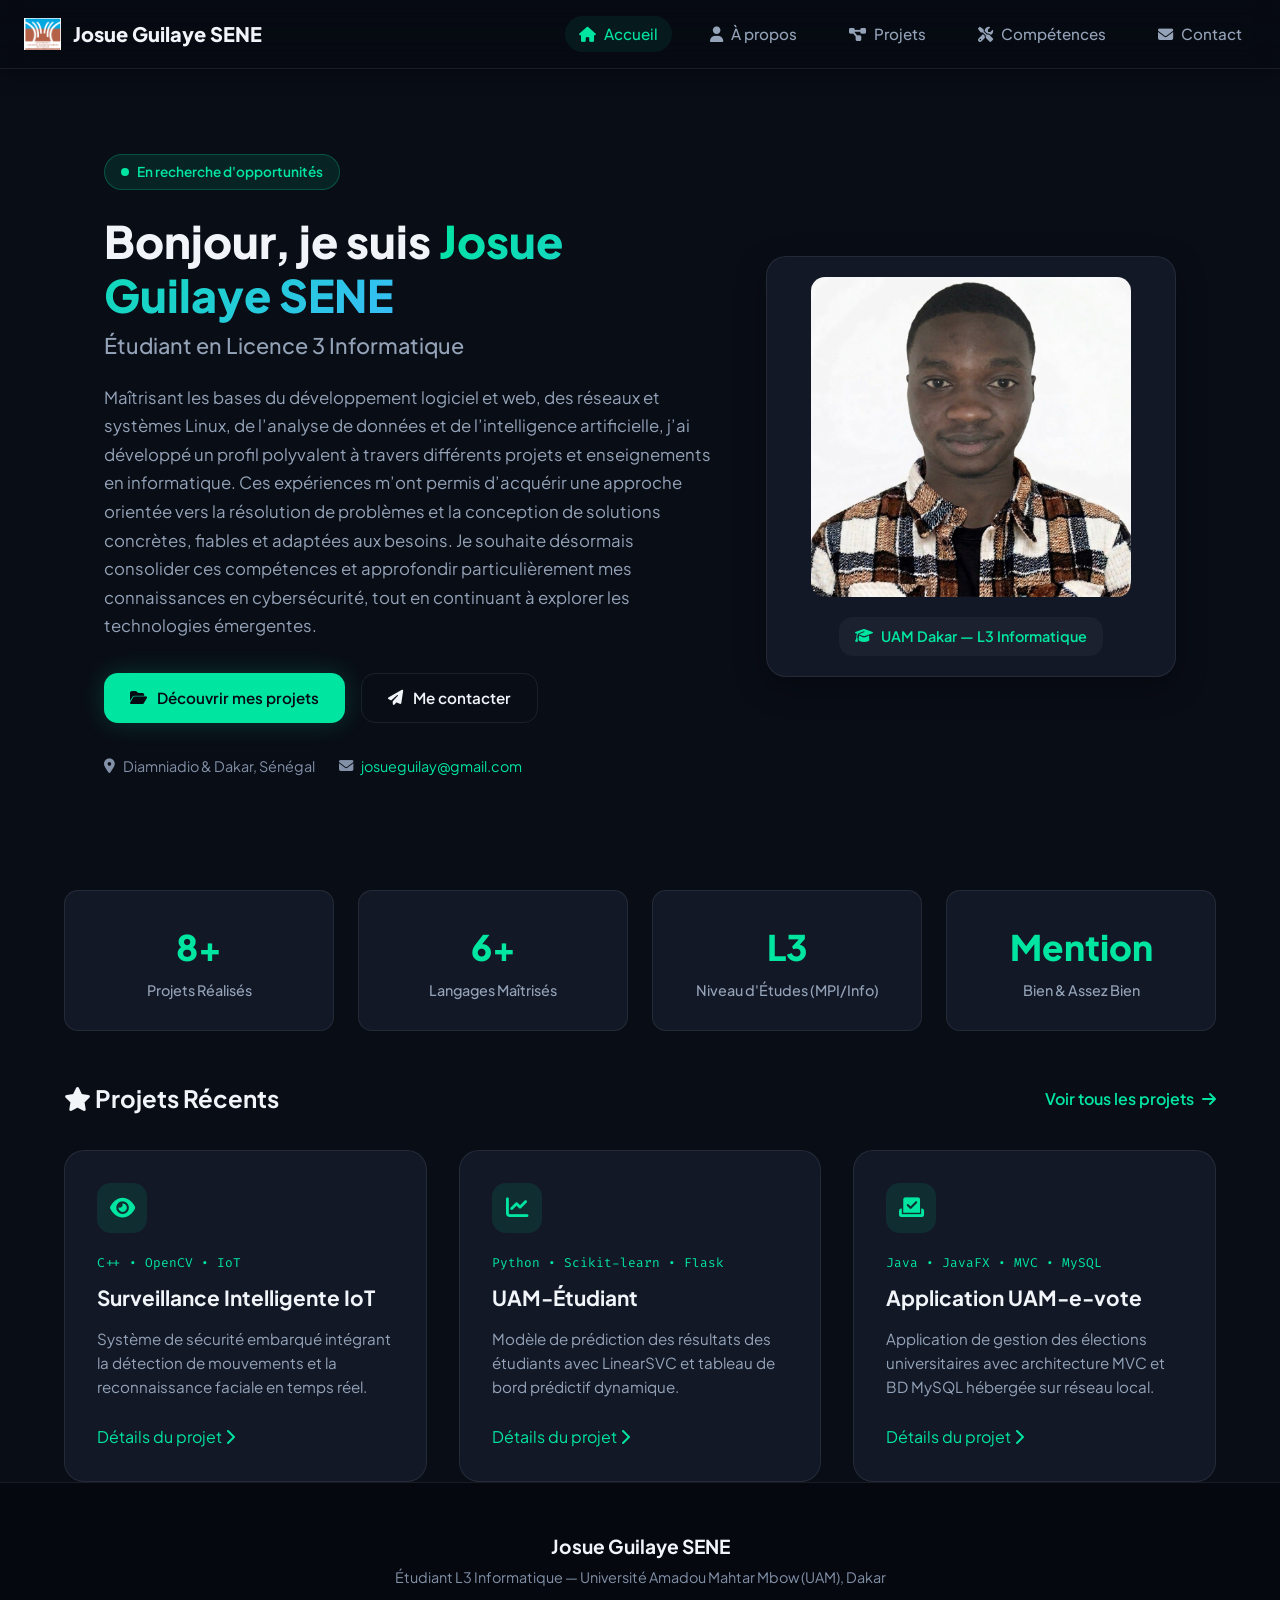
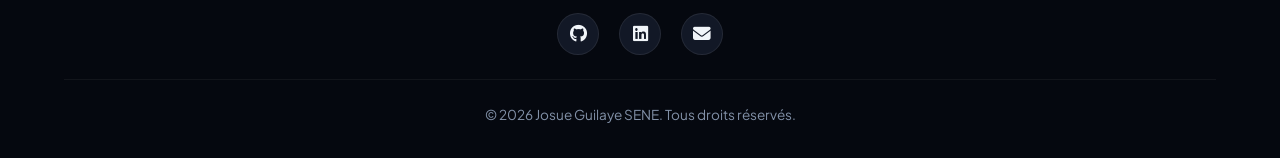
<file: index.html>
<!DOCTYPE html>
<html lang="fr">
<head>
    <meta charset="UTF-8">
    <meta name="viewport" content="width=device-width, initial-scale=1.0">
    <meta name="description" content="Portfolio professionnel de Josue Guilaye SENE, étudiant en informatique spécialisé en développement, réseaux, systèmes, data et intelligence artificielle.">
    <title>Josue Guilaye SENE | Portfolio Professionnel</title>
    <!-- Font Awesome Icons -->
    <link rel="stylesheet" href="https://cdnjs.cloudflare.com/ajax/libs/font-awesome/6.5.1/css/all.min.css">
    <!-- Google Fonts -->
    <link rel="preconnect" href="https://fonts.googleapis.com">
    <link rel="preconnect" href="https://fonts.gstatic.com" crossorigin>
    <link href="https://fonts.googleapis.com/css2?family=Plus+Jakarta+Sans:wght@300;400;500;600;700;800&family=Fira+Code:wght@400;500&display=swap" rel="stylesheet">
    <!-- Main Style -->
    <link rel="stylesheet" href="static/css/style.css">
</head>
<body>
    <header class="header">
        <div class="nav-container">
            <a href="index.html" class="logo">
                <img src="static/images/logo.png?v=2" alt="Logo UAM" class="logo-img">
                <span class="logo-name">Josue Guilaye SENE</span>
            </a>
            <button class="menu-toggle" id="menuToggle" aria-label="Toggle Navigation" aria-controls="navLinks" aria-expanded="false">
                <i class="fas fa-bars" aria-hidden="true"></i>
            </button>
            <nav class="nav-links" id="navLinks">
                <a href="index.html" class="nav-item active"><i class="fas fa-home" aria-hidden="true"></i> Accueil</a>
                <a href="about.html" class="nav-item"><i class="fas fa-user" aria-hidden="true"></i> À propos</a>
                <a href="projects.html" class="nav-item"><i class="fas fa-project-diagram" aria-hidden="true"></i> Projets</a>
                <a href="skills.html" class="nav-item"><i class="fas fa-tools" aria-hidden="true"></i> Compétences</a>
                <a href="contact.html" class="nav-item"><i class="fas fa-envelope" aria-hidden="true"></i> Contact</a>
            </nav>
        </div>
    </header>

    <main class="main-body">
        
<section class="hero-section">
    <div class="hero-container">
        <div class="hero-text">
            <div class="badge-status"><span class="pulse"></span> En recherche d'opportunités </div>
            <h1>Bonjour, je suis <span class="highlight">Josue Guilaye SENE</span></h1>
            <h2>Étudiant en Licence 3 Informatique</h2>
            <p class="hero-bio">
                Maîtrisant les bases du développement logiciel et web, des réseaux et systèmes Linux, de l’analyse de données et de l’intelligence artificielle, 
                j’ai développé un profil polyvalent à travers différents projets et enseignements en informatique. Ces expériences m’ont permis d’acquérir une approche 
                orientée vers la résolution de problèmes et la conception de solutions concrètes, fiables et adaptées aux besoins. Je souhaite désormais consolider 
                ces compétences et approfondir particulièrement mes connaissances en cybersécurité, tout en continuant à explorer les technologies émergentes.

            </p>
            <div class="hero-actions">
                <a href="projects.html" class="btn btn-primary"><i class="fas fa-folder-open"></i> Découvrir mes projets</a>
                <a href="contact.html" class="btn btn-outline"><i class="fas fa-paper-plane"></i> Me contacter</a>
            </div>
            <div class="contact-quick">
                <span><i class="fas fa-map-marker-alt"></i> Diamniadio & Dakar, Sénégal</span>
                <span><i class="fas fa-envelope"></i> <a href="mailto:josueguilay@gmail.com">josueguilay@gmail.com</a></span>
            </div>
        </div>
        <div class="hero-image-wrapper">
            <div class="profile-card">
                <img src="static/images/joe.jpeg" alt="Josue Guilaye SENE" class="profile-img">
                <div class="profile-tag">
                    <i class="fas fa-graduation-cap"></i> UAM Dakar — L3 Informatique
                </div>
            </div>
        </div>
    </div>
</section>

<section class="overview-section container">
    <div class="stats-grid">
        <div class="stat-card">
            <div class="stat-number">8+</div>
            <div class="stat-label">Projets Réalisés</div>
        </div>
        <div class="stat-card">
            <div class="stat-number">6+</div>
            <div class="stat-label">Langages Maîtrisés</div>
        </div>
        <div class="stat-card">
            <div class="stat-number">L3</div>
            <div class="stat-label">Niveau d'Études (MPI/Info)</div>
        </div>
        <div class="stat-card">
            <div class="stat-number">Mention</div>
            <div class="stat-label">Bien & Assez Bien</div>
        </div>
    </div>
</section>

<section class="featured-projects container">
    <div class="section-header">
            <h2><i class="fas fa-star" aria-hidden="true"></i> Projets Récents</h2>
            <a href="projects.html" class="see-all">Voir tous les projets <i class="fas fa-arrow-right" aria-hidden="true"></i></a>
    </div>

    <div class="projects-grid">
        <div class="project-card">
            <div class="project-icon"><i class="fas fa-eye"></i></div>
            <div class="project-content">
                <span class="project-tech">C++ • OpenCV • IoT</span>
                <h3>Surveillance Intelligente IoT</h3>
                <p>Système de sécurité embarqué intégrant la détection de mouvements et la reconnaissance faciale en temps réel.</p>
                <a href="projects.html" class="project-link">Détails du projet <i class="fas fa-chevron-right"></i></a>
            </div>
        </div>

        <div class="project-card">
            <div class="project-icon"><i class="fas fa-chart-line"></i></div>
            <div class="project-content">
                <span class="project-tech">Python • Scikit-learn • Flask</span>
                <h3>UAM-Étudiant</h3>
                <p>Modèle de prédiction des résultats des étudiants avec LinearSVC et tableau de bord prédictif dynamique.</p>
                <a href="projects.html" class="project-link">Détails du projet <i class="fas fa-chevron-right"></i></a>
            </div>
        </div>

        <div class="project-card">
            <div class="project-icon"><i class="fas fa-vote-yea"></i></div>
            <div class="project-content">
                <span class="project-tech">Java • JavaFX • MVC • MySQL</span>
                <h3>Application UAM-e-vote</h3>
                <p>Application de gestion des élections universitaires avec architecture MVC et BD MySQL hébergée sur réseau local.</p>
                <a href="projects.html" class="project-link">Détails du projet <i class="fas fa-chevron-right"></i></a>
            </div>
        </div>
    </div>
</section>

    </main>

    <footer class="footer">
        <div class="footer-container">
            <div class="footer-info">
                <h3>Josue Guilaye SENE</h3>
                <p>Étudiant L3 Informatique — Université Amadou Mahtar Mbow (UAM), Dakar</p>
            </div>
            <div class="footer-links">
                <a href="https://github.com/JosueSENE" target="_blank" rel="noopener" title="GitHub"><i class="fab fa-github"></i></a>
                <a href="https://www.linkedin.com/in/josueguilaye-sene5" target="_blank" rel="noopener" title="LinkedIn"><i class="fab fa-linkedin"></i></a>
                <a href="mailto:josueguilay@gmail.com" title="Email"><i class="fas fa-envelope"></i></a>
            </div>
            <div class="footer-copy">
                <p>&copy; 2026 Josue Guilaye SENE. Tous droits réservés.</p>
            </div>
        </div>
    </footer>

    <script>
        const toggle = document.getElementById('menuToggle');
        const nav = document.getElementById('navLinks');
        if(toggle && nav) {
            toggle.addEventListener('click', () => {
                const isOpen = nav.classList.toggle('open');
                toggle.setAttribute('aria-expanded', isOpen);
            });
        }
    </script>
</body>
</html>
</file>
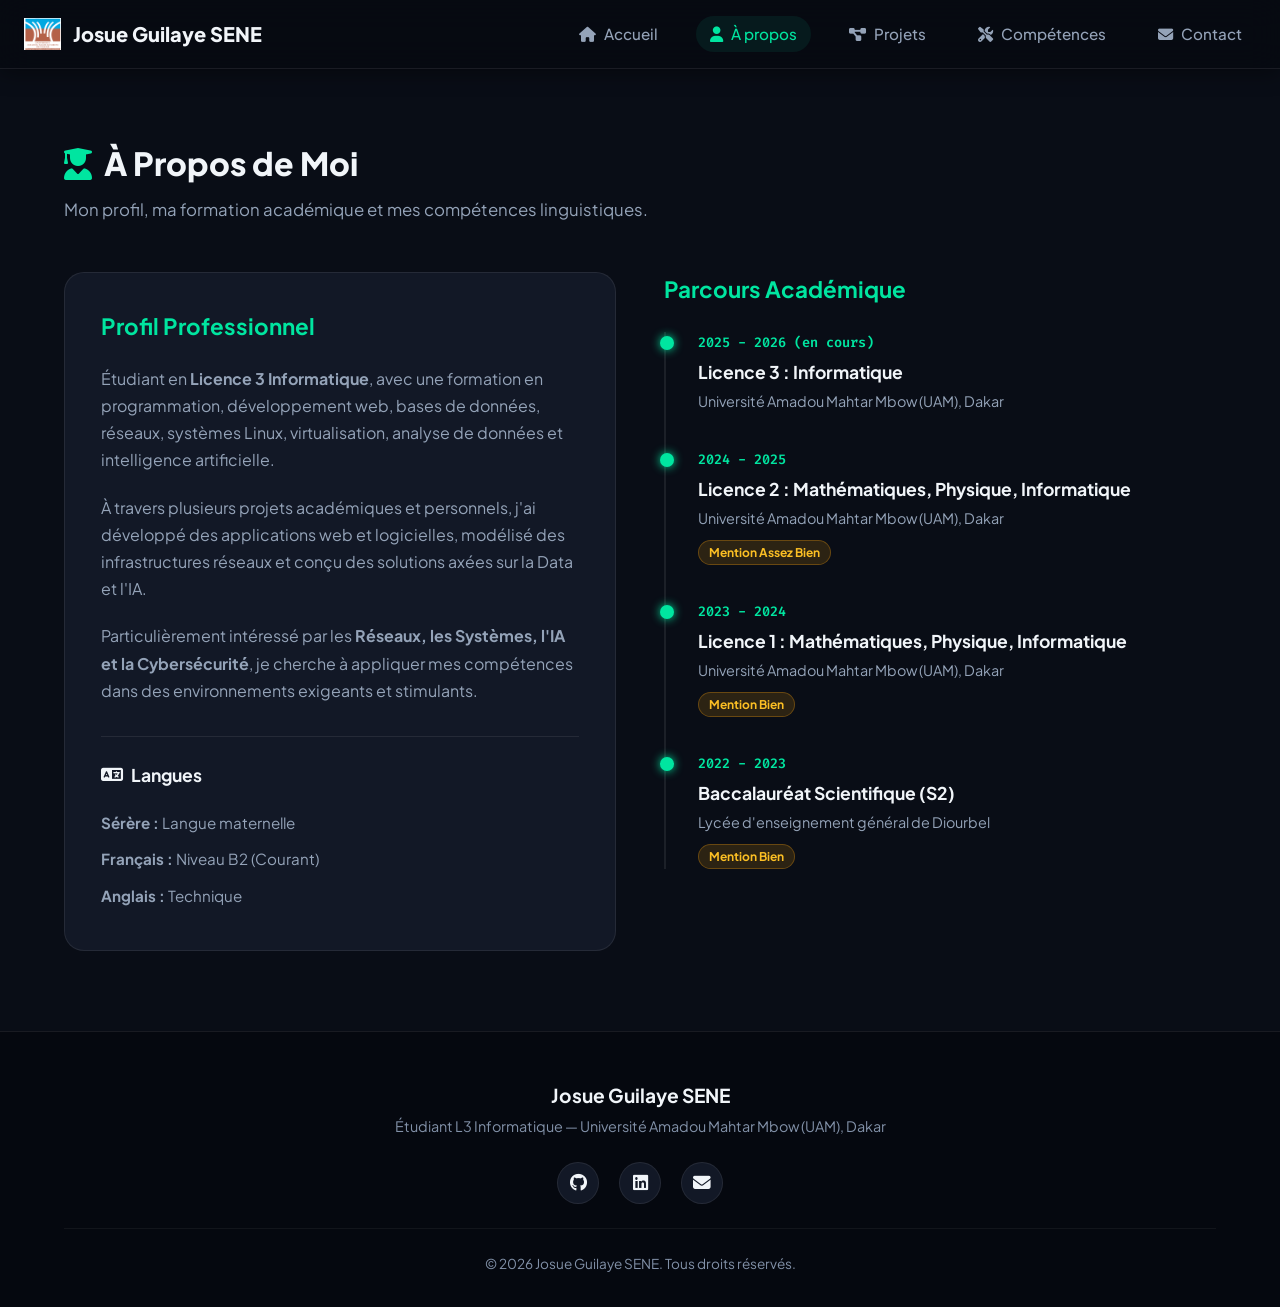
<file: about.html>
<!DOCTYPE html>
<html lang="fr">
<head>
    <meta charset="UTF-8">
    <meta name="viewport" content="width=device-width, initial-scale=1.0">
    <meta name="description" content="Profil, formation académique et compétences de Josue Guilaye SENE, étudiant en Licence 3 Informatique.">
    <title>À propos | Josue Guilaye SENE</title>
    <!-- Font Awesome Icons -->
    <link rel="stylesheet" href="https://cdnjs.cloudflare.com/ajax/libs/font-awesome/6.5.1/css/all.min.css">
    <!-- Google Fonts -->
    <link rel="preconnect" href="https://fonts.googleapis.com">
    <link rel="preconnect" href="https://fonts.gstatic.com" crossorigin>
    <link href="https://fonts.googleapis.com/css2?family=Plus+Jakarta+Sans:wght@300;400;500;600;700;800&family=Fira+Code:wght@400;500&display=swap" rel="stylesheet">
    <!-- Main Style -->
    <link rel="stylesheet" href="static/css/style.css">
</head>
<body>
    <header class="header">
        <div class="nav-container">
            <a href="index.html" class="logo">
                <img src="static/images/logo.png?v=2" alt="Logo UAM" class="logo-img">
                <span class="logo-name">Josue Guilaye SENE</span>
            </a>
            <button class="menu-toggle" id="menuToggle" aria-label="Toggle Navigation" aria-controls="navLinks" aria-expanded="false">
                <i class="fas fa-bars" aria-hidden="true"></i>
            </button>
            <nav class="nav-links" id="navLinks">
                <a href="index.html" class="nav-item"><i class="fas fa-home" aria-hidden="true"></i> Accueil</a>
                <a href="about.html" class="nav-item active"><i class="fas fa-user" aria-hidden="true"></i> À propos</a>
                <a href="projects.html" class="nav-item"><i class="fas fa-project-diagram" aria-hidden="true"></i> Projets</a>
                <a href="skills.html" class="nav-item"><i class="fas fa-tools" aria-hidden="true"></i> Compétences</a>
                <a href="contact.html" class="nav-item"><i class="fas fa-envelope" aria-hidden="true"></i> Contact</a>
            </nav>
        </div>
    </header>

    <main class="main-body">
        
<section class="section container">
    <h2 class="section-title"><i class="fas fa-user-graduate"></i> À Propos de Moi</h2>
    <p class="section-subtitle">Mon profil, ma formation académique et mes compétences linguistiques.</p>

    <div class="about-grid">
        <div class="about-text-card">
            <h3>Profil Professionnel</h3>
            <p>
                Étudiant en <strong>Licence 3 Informatique</strong>, avec une formation en programmation, développement web, bases de données, réseaux, systèmes Linux, virtualisation, analyse de données et intelligence artificielle.
            </p>
            <p>
                À travers plusieurs projets académiques et personnels, j'ai développé des applications web et logicielles, modélisé des infrastructures réseaux et conçu des solutions axées sur la Data et l'IA.
            </p>
            <p>
                Particulièrement intéressé par les <strong>Réseaux, les Systèmes, l'IA et la Cybersécurité</strong>, je cherche à appliquer mes compétences dans des environnements exigeants et stimulants.
            </p>

            <div class="languages-box">
                <h4><i class="fas fa-language"></i> Langues</h4>
                <ul class="languages-list">
                    <li><strong>Sérère :</strong> Langue maternelle</li>
                    <li><strong>Français :</strong> Niveau B2 (Courant)</li>
                    <li><strong>Anglais :</strong> Technique</li>
                </ul>
            </div>
        </div>

        <div class="timeline-wrapper">
            <h3>Parcours Académique</h3>
            <div class="timeline">
                <div class="timeline-item">
                    <div class="timeline-dot"></div>
                    <div class="timeline-date">2025 - 2026 (en cours)</div>
                    <h4>Licence 3 : Informatique</h4>
                    <p class="timeline-place">Université Amadou Mahtar Mbow (UAM), Dakar</p>
                </div>

                <div class="timeline-item">
                    <div class="timeline-dot"></div>
                    <div class="timeline-date">2024 - 2025</div>
                    <h4>Licence 2 : Mathématiques, Physique, Informatique</h4>
                    <p class="timeline-place">Université Amadou Mahtar Mbow (UAM), Dakar</p>
                    <span class="badge-mention">Mention Assez Bien</span>
                </div>

                <div class="timeline-item">
                    <div class="timeline-dot"></div>
                    <div class="timeline-date">2023 - 2024</div>
                    <h4>Licence 1 : Mathématiques, Physique, Informatique</h4>
                    <p class="timeline-place">Université Amadou Mahtar Mbow (UAM), Dakar</p>
                    <span class="badge-mention">Mention Bien</span>
                </div>

                <div class="timeline-item">
                    <div class="timeline-dot"></div>
                    <div class="timeline-date">2022 - 2023</div>
                    <h4>Baccalauréat Scientifique (S2)</h4>
                    <p class="timeline-place">Lycée d'enseignement général de Diourbel</p>
                    <span class="badge-mention">Mention Bien</span>
                </div>
            </div>
        </div>
    </div>
</section>

    </main>

    <footer class="footer">
        <div class="footer-container">
            <div class="footer-info">
                <h3>Josue Guilaye SENE</h3>
                <p>Étudiant L3 Informatique — Université Amadou Mahtar Mbow (UAM), Dakar</p>
            </div>
            <div class="footer-links">
                <a href="https://github.com/JosueSENE" target="_blank" rel="noopener" title="GitHub"><i class="fab fa-github"></i></a>
                <a href="https://www.linkedin.com/in/josueguilaye-sene5" target="_blank" rel="noopener" title="LinkedIn"><i class="fab fa-linkedin"></i></a>
                <a href="mailto:josueguilay@gmail.com" title="Email"><i class="fas fa-envelope"></i></a>
            </div>
            <div class="footer-copy">
                <p>&copy; 2026 Josue Guilaye SENE. Tous droits réservés.</p>
            </div>
        </div>
    </footer>

    <script>
        const toggle = document.getElementById('menuToggle');
        const nav = document.getElementById('navLinks');
        if(toggle && nav) {
            toggle.addEventListener('click', () => {
                const isOpen = nav.classList.toggle('open');
                toggle.setAttribute('aria-expanded', isOpen);
            });
        }
    </script>
</body>
</html>
</file>
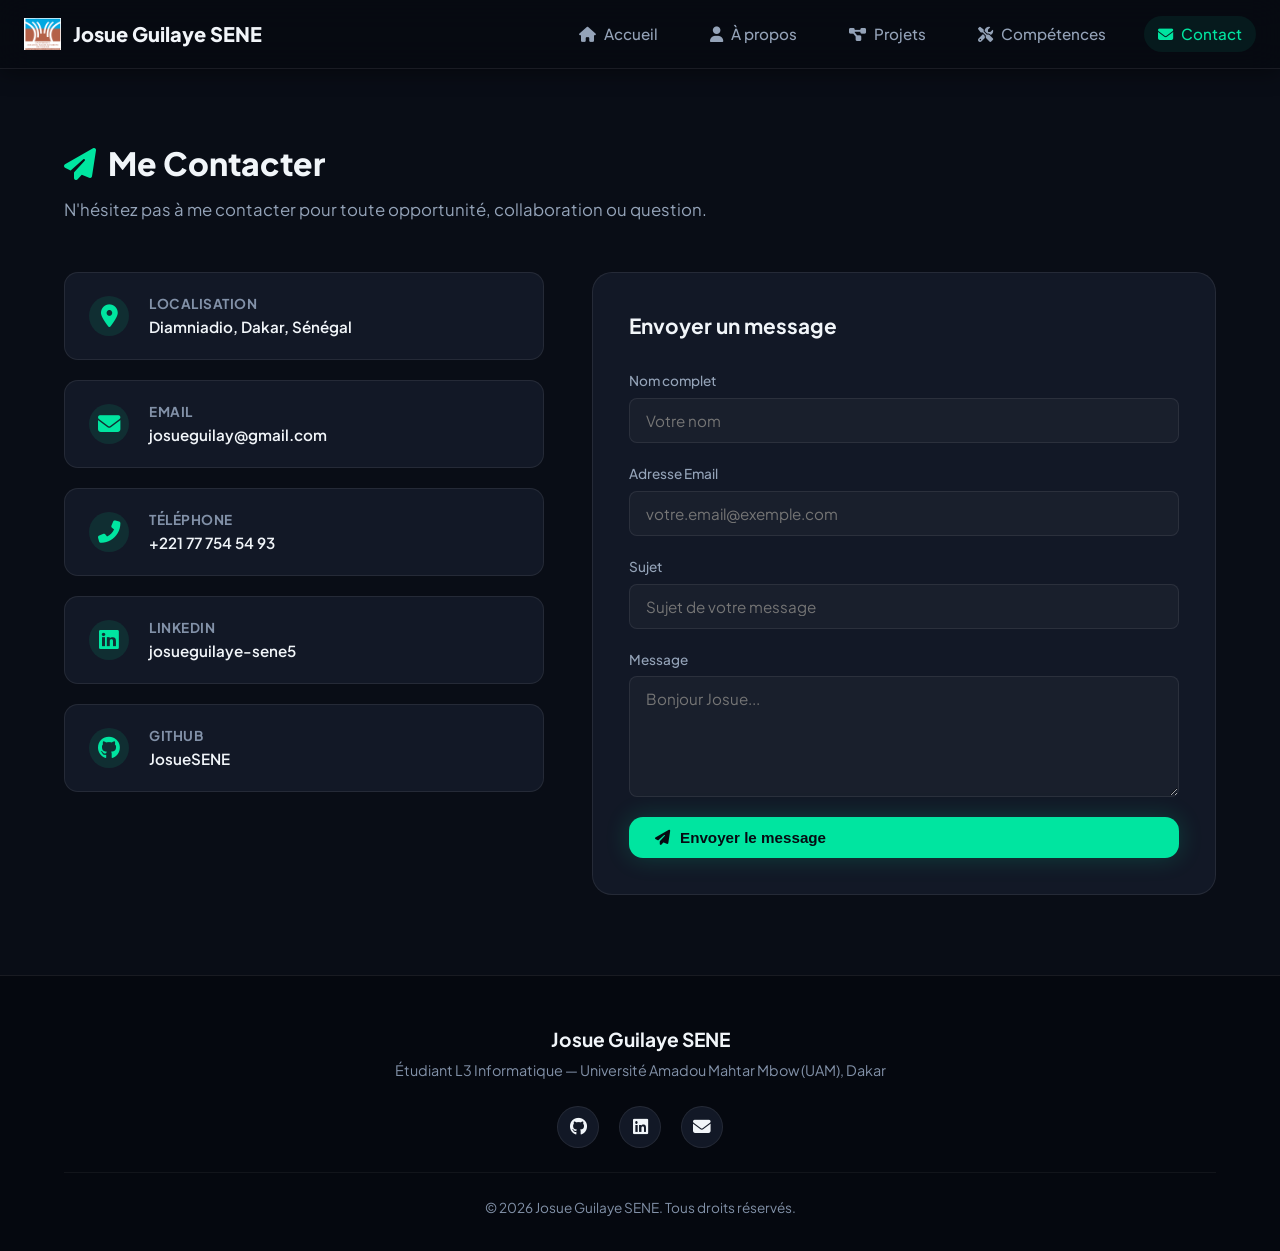
<file: contact.html>
<!DOCTYPE html>
<html lang="fr">
<head>
    <meta charset="UTF-8">
    <meta name="viewport" content="width=device-width, initial-scale=1.0">
    <meta name="description" content="Contacter Josue Guilaye SENE pour une opportunité, une collaboration ou une question.">
    <title>Contact | Josue Guilaye SENE</title>
    <!-- Font Awesome Icons -->
    <link rel="stylesheet" href="https://cdnjs.cloudflare.com/ajax/libs/font-awesome/6.5.1/css/all.min.css">
    <!-- Google Fonts -->
    <link rel="preconnect" href="https://fonts.googleapis.com">
    <link rel="preconnect" href="https://fonts.gstatic.com" crossorigin>
    <link href="https://fonts.googleapis.com/css2?family=Plus+Jakarta+Sans:wght@300;400;500;600;700;800&family=Fira+Code:wght@400;500&display=swap" rel="stylesheet">
    <!-- Main Style -->
    <link rel="stylesheet" href="static/css/style.css">
</head>
<body>
    <header class="header">
        <div class="nav-container">
            <a href="index.html" class="logo">
                <img src="static/images/logo.png?v=2" alt="Logo UAM" class="logo-img">
                <span class="logo-name">Josue Guilaye SENE</span>
            </a>
            <button class="menu-toggle" id="menuToggle" aria-label="Toggle Navigation" aria-controls="navLinks" aria-expanded="false">
                <i class="fas fa-bars" aria-hidden="true"></i>
            </button>
            <nav class="nav-links" id="navLinks">
                <a href="index.html" class="nav-item"><i class="fas fa-home" aria-hidden="true"></i> Accueil</a>
                <a href="about.html" class="nav-item"><i class="fas fa-user" aria-hidden="true"></i> À propos</a>
                <a href="projects.html" class="nav-item"><i class="fas fa-project-diagram" aria-hidden="true"></i> Projets</a>
                <a href="skills.html" class="nav-item"><i class="fas fa-tools" aria-hidden="true"></i> Compétences</a>
                <a href="contact.html" class="nav-item active"><i class="fas fa-envelope" aria-hidden="true"></i> Contact</a>
            </nav>
        </div>
    </header>

    <main class="main-body">
        
<section class="section container">
    <h2 class="section-title"><i class="fas fa-paper-plane"></i> Me Contacter</h2>
    <p class="section-subtitle">N'hésitez pas à me contacter pour toute opportunité, collaboration ou question.</p>

    <div class="contact-wrapper">
        <div class="contact-info-cards">
            <div class="info-card">
                <i class="fas fa-map-marker-alt"></i>
                <div>
                    <h4>Localisation</h4>
                    <p>Diamniadio, Dakar, Sénégal</p>
                </div>
            </div>

            <div class="info-card">
                <i class="fas fa-envelope"></i>
                <div>
                    <h4>Email</h4>
                    <p><a href="mailto:josueguilay@gmail.com">josueguilay@gmail.com</a></p>
                </div>
            </div>

            <div class="info-card">
                 <i class="fas fa-phone-alt" aria-hidden="true"></i>
                <div>
                    <h4>Téléphone</h4>
                     <p><a href="tel:+221777545493">+221 77 754 54 93</a></p>
                </div>
            </div>

            <div class="info-card">
                <i class="fab fa-linkedin"></i>
                <div>
                    <h4>LinkedIn</h4>
                    <p><a href="https://www.linkedin.com/in/josueguilaye-sene5" target="_blank" rel="noopener">josueguilaye-sene5</a></p>
                </div>
            </div>

            <div class="info-card">
                <i class="fab fa-github"></i>
                <div>
                    <h4>GitHub</h4>
                    <p><a href="https://github.com/JosueSENE" target="_blank" rel="noopener">JosueSENE</a></p>
                </div>
            </div>
        </div>

        <form class="contact-form" onsubmit="event.preventDefault(); alert('Merci pour votre message ! Je vous recontacterai rapidement.');">
            <h3>Envoyer un message</h3>
            <div class="form-group">
                <label for="name">Nom complet</label>
                <input type="text" id="name" placeholder="Votre nom" required>
            </div>
            <div class="form-group">
                <label for="email">Adresse Email</label>
                <input type="email" id="email" placeholder="votre.email@exemple.com" required>
            </div>
            <div class="form-group">
                <label for="subject">Sujet</label>
                <input type="text" id="subject" placeholder="Sujet de votre message" required>
            </div>
            <div class="form-group">
                <label for="message">Message</label>
                <textarea id="message" rows="5" placeholder="Bonjour Josue..." required></textarea>
            </div>
            <button type="submit" class="btn btn-primary"><i class="fas fa-paper-plane"></i> Envoyer le message</button>
        </form>
    </div>
</section>

    </main>

    <footer class="footer">
        <div class="footer-container">
            <div class="footer-info">
                <h3>Josue Guilaye SENE</h3>
                <p>Étudiant L3 Informatique — Université Amadou Mahtar Mbow (UAM), Dakar</p>
            </div>
            <div class="footer-links">
                <a href="https://github.com/JosueSENE" target="_blank" rel="noopener" title="GitHub"><i class="fab fa-github"></i></a>
                <a href="https://www.linkedin.com/in/josueguilaye-sene5" target="_blank" rel="noopener" title="LinkedIn"><i class="fab fa-linkedin"></i></a>
                <a href="mailto:josueguilay@gmail.com" title="Email"><i class="fas fa-envelope"></i></a>
            </div>
            <div class="footer-copy">
                <p>&copy; 2026 Josue Guilaye SENE. Tous droits réservés.</p>
            </div>
        </div>
    </footer>

    <script>
        const toggle = document.getElementById('menuToggle');
        const nav = document.getElementById('navLinks');
        if(toggle && nav) {
            toggle.addEventListener('click', () => {
                const isOpen = nav.classList.toggle('open');
                toggle.setAttribute('aria-expanded', isOpen);
            });
        }
    </script>
</body>
</html>
</file>
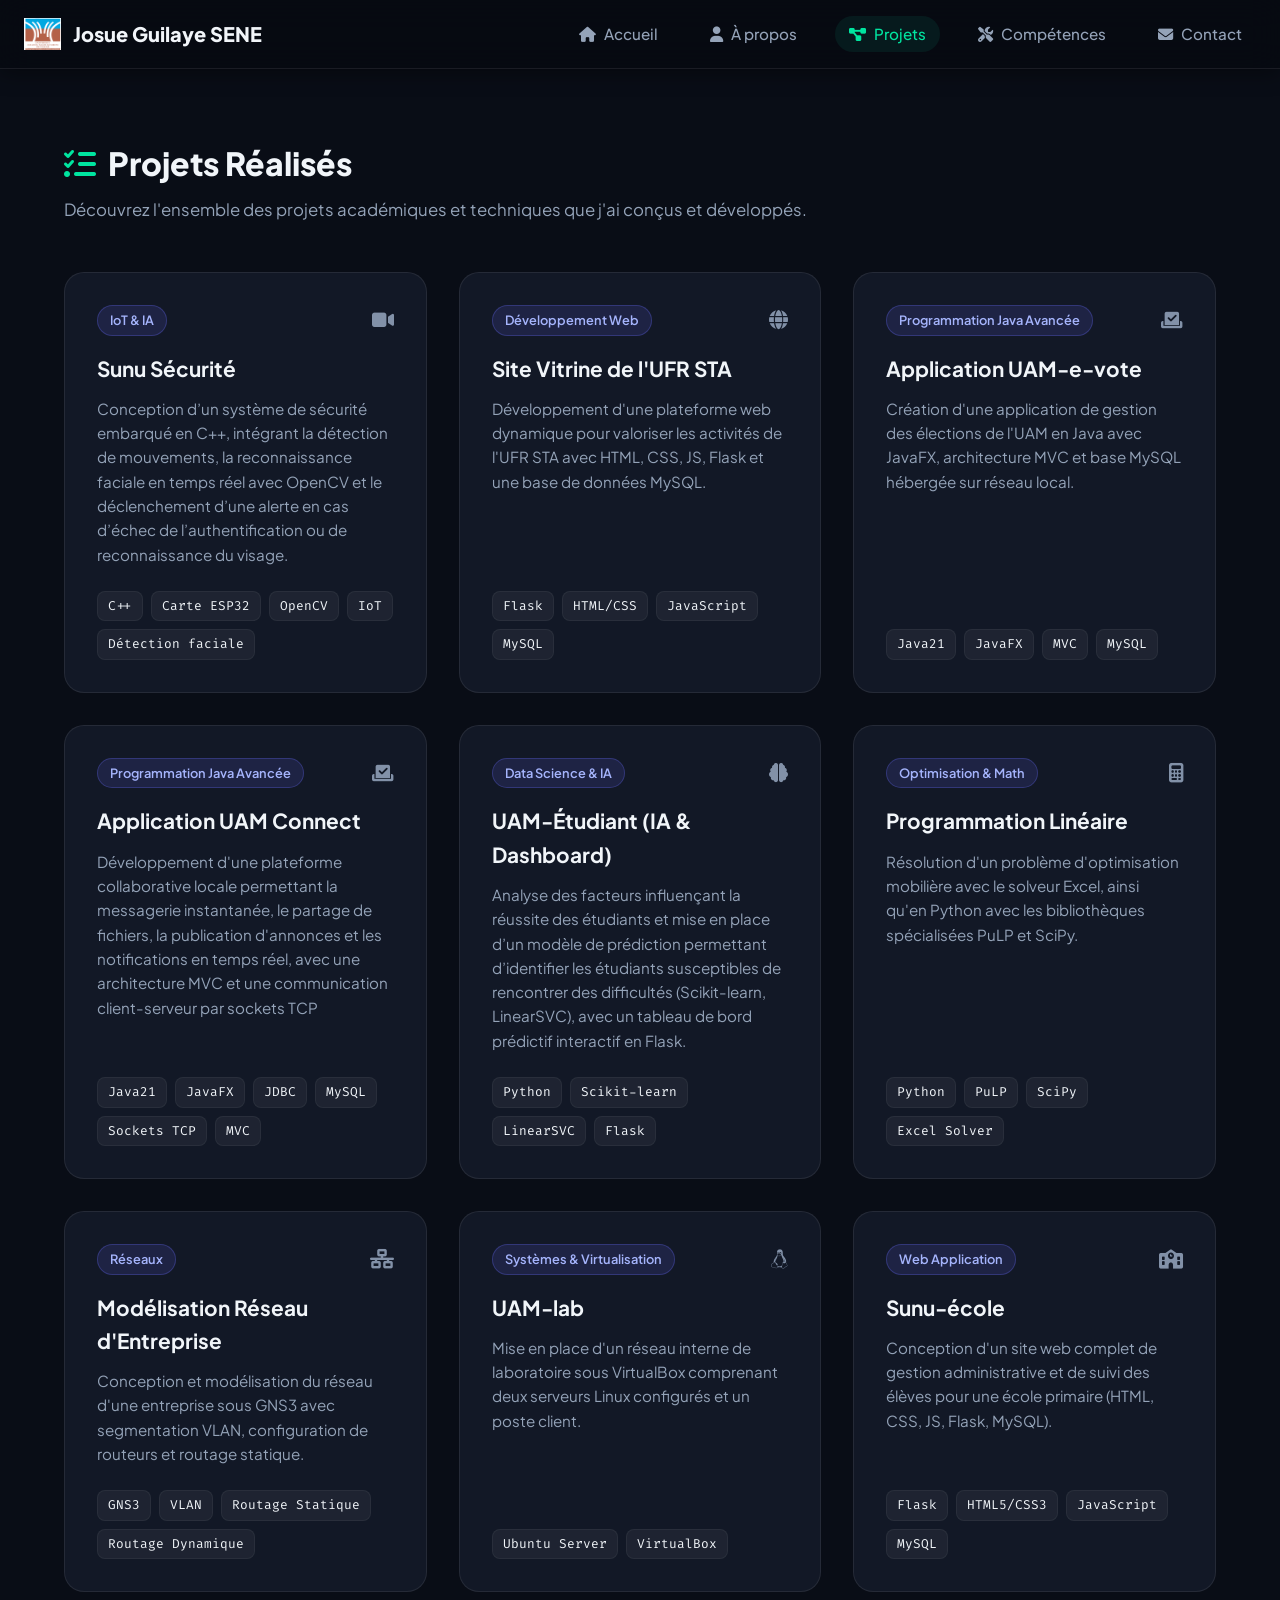
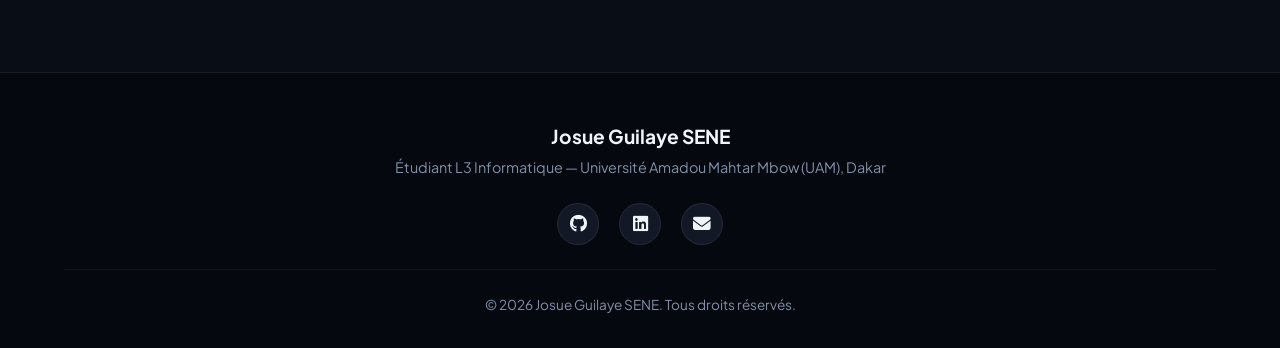
<file: projects.html>
<!DOCTYPE html>
<html lang="fr">
<head>
    <meta charset="UTF-8">
    <meta name="viewport" content="width=device-width, initial-scale=1.0">
    <meta name="description" content="Projets académiques et techniques réalisés par Josue Guilaye SENE en développement, data, IA, réseaux et systèmes.">
    <title>Projets | Josue Guilaye SENE</title>
    <!-- Font Awesome Icons -->
    <link rel="stylesheet" href="https://cdnjs.cloudflare.com/ajax/libs/font-awesome/6.5.1/css/all.min.css">
    <!-- Google Fonts -->
    <link rel="preconnect" href="https://fonts.googleapis.com">
    <link rel="preconnect" href="https://fonts.gstatic.com" crossorigin>
    <link href="https://fonts.googleapis.com/css2?family=Plus+Jakarta+Sans:wght@300;400;500;600;700;800&family=Fira+Code:wght@400;500&display=swap" rel="stylesheet">
    <!-- Main Style -->
    <link rel="stylesheet" href="static/css/style.css">
</head>
<body>
    <header class="header">
        <div class="nav-container">
            <a href="index.html" class="logo">
                <img src="static/images/logo.png?v=2" alt="Logo UAM" class="logo-img">
                <span class="logo-name">Josue Guilaye SENE</span>
            </a>
            <button class="menu-toggle" id="menuToggle" aria-label="Toggle Navigation" aria-controls="navLinks" aria-expanded="false">
                <i class="fas fa-bars" aria-hidden="true"></i>
            </button>
            <nav class="nav-links" id="navLinks">
                <a href="index.html" class="nav-item"><i class="fas fa-home" aria-hidden="true"></i> Accueil</a>
                <a href="about.html" class="nav-item"><i class="fas fa-user" aria-hidden="true"></i> À propos</a>
                <a href="projects.html" class="nav-item active"><i class="fas fa-project-diagram" aria-hidden="true"></i> Projets</a>
                <a href="skills.html" class="nav-item"><i class="fas fa-tools" aria-hidden="true"></i> Compétences</a>
                <a href="contact.html" class="nav-item"><i class="fas fa-envelope" aria-hidden="true"></i> Contact</a>
            </nav>
        </div>
    </header>

    <main class="main-body">
        
<section class="section container">
    <h2 class="section-title"><i class="fas fa-tasks"></i> Projets Réalisés</h2>
    <p class="section-subtitle">Découvrez l'ensemble des projets académiques et techniques que j'ai conçus et développés.</p>

    <div class="projects-list-grid">
        <div class="project-detailed-card">
            <div class="card-header">
                <span class="category-badge">IoT & IA</span>
                <i class="fas fa-video card-icon"></i>
            </div>
            <h3>Sunu Sécurité</h3>
            <p>Conception d’un système de sécurité embarqué en C++, intégrant la détection de mouvements, la reconnaissance faciale en temps réel avec OpenCV et le déclenchement d’une alerte en cas d’échec de l’authentification ou de reconnaissance du visage.</p>
            <div class="tech-tags">
                <span>C++</span>
                <span>Carte ESP32</span>
                <span>OpenCV</span>
                <span>IoT</span>
                <span>Détection faciale</span>
            </div>
        </div>

        <div class="project-detailed-card">
            <div class="card-header">
                <span class="category-badge">Développement Web</span>
                <i class="fas fa-globe card-icon"></i>
            </div>
            <h3>Site Vitrine de l'UFR STA</h3>
            <p>Développement d'une plateforme web dynamique pour valoriser les activités de l'UFR STA avec HTML, CSS, JS, Flask et une base de données MySQL.</p>
            <div class="tech-tags">
                <span>Flask</span>
                <span>HTML/CSS</span>
                <span>JavaScript</span>
                <span>MySQL</span>
            </div>
        </div>

        <div class="project-detailed-card">
            <div class="card-header">
                <span class="category-badge">Programmation Java Avancée</span>
                <i class="fas fa-vote-yea card-icon"></i>
            </div>
            <h3>Application UAM-e-vote</h3>
            <p>Création d'une application de gestion des élections de l'UAM en Java avec JavaFX, architecture MVC et base MySQL hébergée sur réseau local.</p>
            <div class="tech-tags">
                <span>Java21</span>
                <span>JavaFX</span>
                <span>MVC</span>
                <span>MySQL</span>
            </div>
        </div>

        <div class="project-detailed-card">
            <div class="card-header">
                <span class="category-badge">Programmation Java Avancée</span>
                <i class="fas fa-vote-yea card-icon"></i>
            </div>
            <h3>Application UAM Connect</h3>
            <p>Développement d'une plateforme collaborative locale permettant la messagerie instantanée, le partage de fichiers, la publication d'annonces et les notifications en temps réel, avec une architecture MVC et une communication client-serveur par sockets TCP</p>
            <div class="tech-tags">
                <span>Java21</span>
                <span>JavaFX</span>
                <span>JDBC</span>
                <span>MySQL</span>
                <span>Sockets TCP</span>
                <span>MVC</span>
            </div>
        </div>

        <div class="project-detailed-card">
            <div class="card-header">
                <span class="category-badge">Data Science & IA</span>
                <i class="fas fa-brain card-icon"></i>
            </div>
            <h3>UAM-Étudiant (IA & Dashboard)</h3>
            <p>Analyse des facteurs influençant la réussite des étudiants et mise en place d’un modèle de prédiction permettant d’identifier les étudiants susceptibles de rencontrer des difficultés (Scikit-learn, LinearSVC), avec un tableau de bord prédictif interactif en Flask.</p>
            <div class="tech-tags">
                <span>Python</span>
                <span>Scikit-learn</span>
                <span>LinearSVC</span>
                <span>Flask</span>
            </div>
        </div>

        <div class="project-detailed-card">
            <div class="card-header">
                <span class="category-badge">Optimisation & Math</span>
                <i class="fas fa-calculator card-icon"></i>
            </div>
            <h3>Programmation Linéaire</h3>
            <p>Résolution d'un problème d'optimisation mobilière avec le solveur Excel, ainsi qu'en Python avec les bibliothèques spécialisées PuLP et SciPy.</p>
            <div class="tech-tags">
                <span>Python</span>
                <span>PuLP</span>
                <span>SciPy</span>
                <span>Excel Solver</span>
            </div>
        </div>

        <div class="project-detailed-card">
            <div class="card-header">
                <span class="category-badge">Réseaux</span>
                <i class="fas fa-network-wired card-icon"></i>
            </div>
            <h3>Modélisation Réseau d'Entreprise</h3>
            <p>Conception et modélisation du réseau d'une entreprise sous GNS3 avec segmentation VLAN, configuration de routeurs et routage statique.</p>
            <div class="tech-tags">
                <span>GNS3</span>
                <span>VLAN</span>
                <span>Routage Statique</span>
                <span>Routage Dynamique</span>
            </div>
        </div>

        <div class="project-detailed-card">
            <div class="card-header">
                <span class="category-badge">Systèmes & Virtualisation</span>
                <i class="fab fa-linux card-icon"></i>
            </div>
            <h3>UAM-lab</h3>
            <p>Mise en place d'un réseau interne de laboratoire sous VirtualBox comprenant deux serveurs Linux configurés et un poste client.</p>
            <div class="tech-tags">
                <span>Ubuntu Server</span>
                <span>VirtualBox</span>
            </div>
        </div>

        <div class="project-detailed-card">
            <div class="card-header">
                <span class="category-badge">Web Application</span>
                <i class="fas fa-school card-icon"></i>
            </div>
            <h3>Sunu-école</h3>
            <p>Conception d'un site web complet de gestion administrative et de suivi des élèves pour une école primaire (HTML, CSS, JS, Flask, MySQL).</p>
            <div class="tech-tags">
                <span>Flask</span>
                <span>HTML5/CSS3</span>
                <span>JavaScript</span>
                <span>MySQL</span>
            </div>
        </div>
    </div>
</section>

    </main>

    <footer class="footer">
        <div class="footer-container">
            <div class="footer-info">
                <h3>Josue Guilaye SENE</h3>
                <p>Étudiant L3 Informatique — Université Amadou Mahtar Mbow (UAM), Dakar</p>
            </div>
            <div class="footer-links">
                <a href="https://github.com/JosueSENE" target="_blank" rel="noopener" title="GitHub"><i class="fab fa-github"></i></a>
                <a href="https://www.linkedin.com/in/josueguilaye-sene5" target="_blank" rel="noopener" title="LinkedIn"><i class="fab fa-linkedin"></i></a>
                <a href="mailto:josueguilay@gmail.com" title="Email"><i class="fas fa-envelope"></i></a>
            </div>
            <div class="footer-copy">
                <p>&copy; 2026 Josue Guilaye SENE. Tous droits réservés.</p>
            </div>
        </div>
    </footer>

    <script>
        const toggle = document.getElementById('menuToggle');
        const nav = document.getElementById('navLinks');
        if(toggle && nav) {
            toggle.addEventListener('click', () => {
                const isOpen = nav.classList.toggle('open');
                toggle.setAttribute('aria-expanded', isOpen);
            });
        }
    </script>
</body>
</html>
</file>
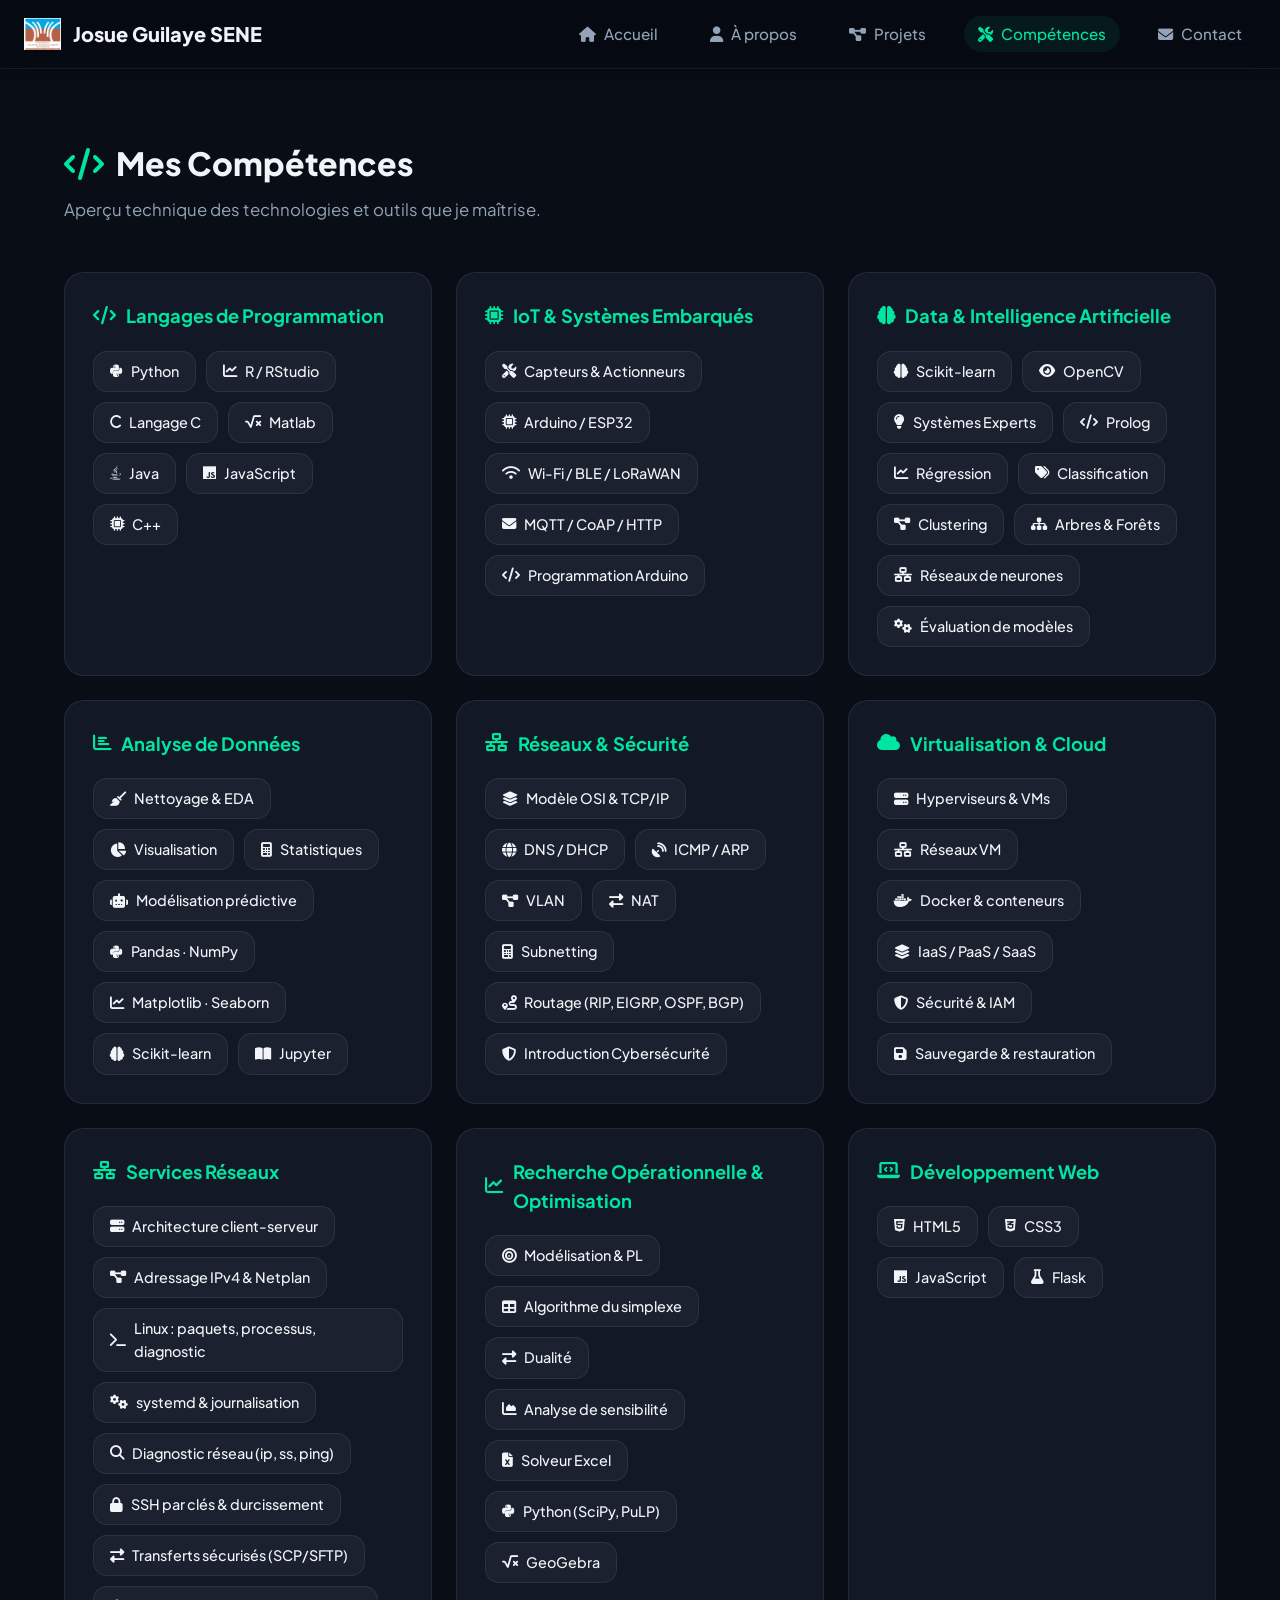
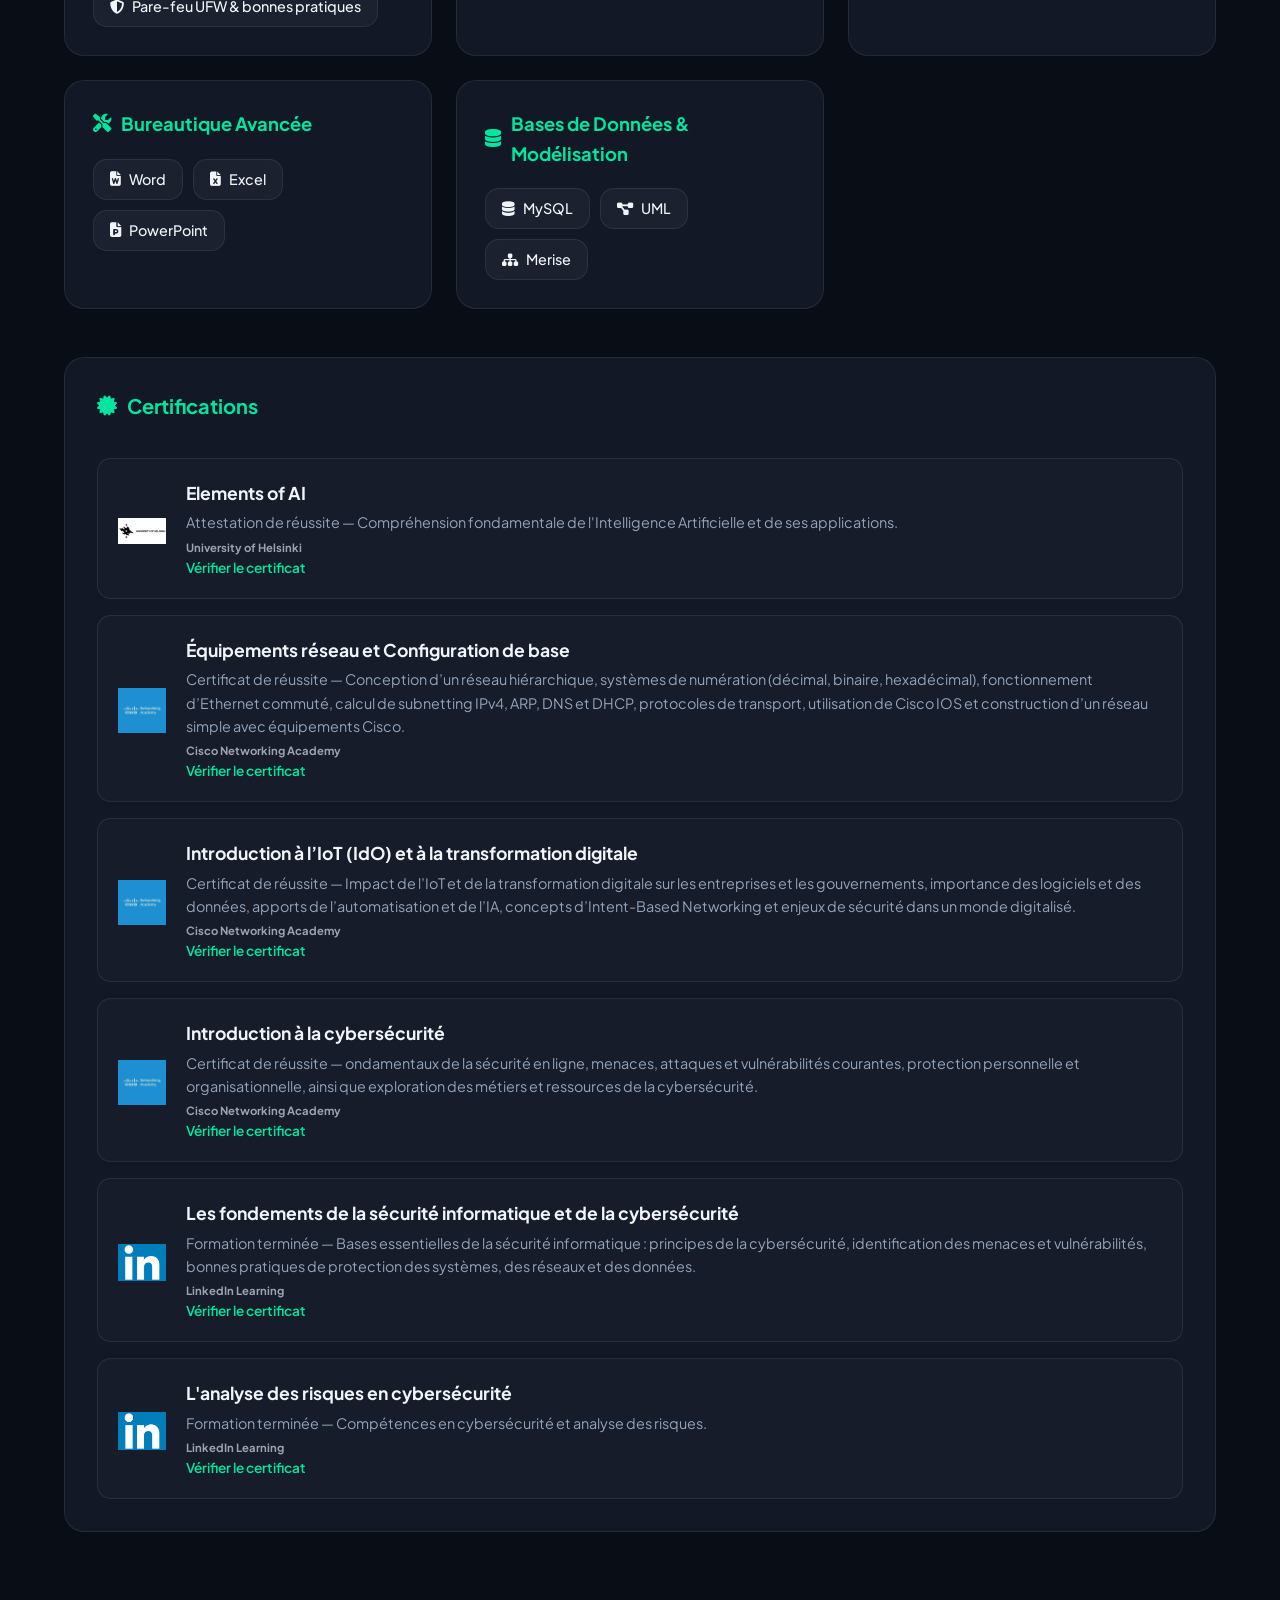
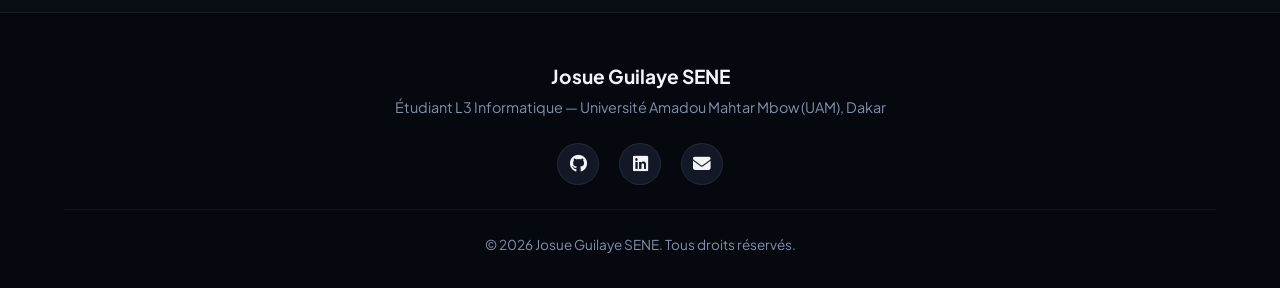
<file: skills.html>
<!DOCTYPE html>
<html lang="fr">
<head>
    <meta charset="UTF-8">
    <meta name="viewport" content="width=device-width, initial-scale=1.0">
    <meta name="description" content="Compétences techniques et certifications de Josue Guilaye SENE en informatique.">
    <title>Compétences | Josue Guilaye SENE</title>
    <!-- Font Awesome Icons -->
    <link rel="stylesheet" href="https://cdnjs.cloudflare.com/ajax/libs/font-awesome/6.5.1/css/all.min.css">
    <!-- Google Fonts -->
    <link rel="preconnect" href="https://fonts.googleapis.com">
    <link rel="preconnect" href="https://fonts.gstatic.com" crossorigin>
    <link href="https://fonts.googleapis.com/css2?family=Plus+Jakarta+Sans:wght@300;400;500;600;700;800&family=Fira+Code:wght@400;500&display=swap" rel="stylesheet">
    <!-- Main Style -->
    <link rel="stylesheet" href="static/css/style.css">
</head>
<body>
    <header class="header">
        <div class="nav-container">
            <a href="index.html" class="logo">
                <img src="static/images/logo.png?v=2" alt="Logo UAM" class="logo-img">
                <span class="logo-name">Josue Guilaye SENE</span>
            </a>
            <button class="menu-toggle" id="menuToggle" aria-label="Toggle Navigation" aria-controls="navLinks" aria-expanded="false">
                <i class="fas fa-bars" aria-hidden="true"></i>
            </button>
            <nav class="nav-links" id="navLinks">
                <a href="index.html" class="nav-item"><i class="fas fa-home" aria-hidden="true"></i> Accueil</a>
                <a href="about.html" class="nav-item"><i class="fas fa-user" aria-hidden="true"></i> À propos</a>
                <a href="projects.html" class="nav-item"><i class="fas fa-project-diagram" aria-hidden="true"></i> Projets</a>
                <a href="skills.html" class="nav-item active"><i class="fas fa-tools" aria-hidden="true"></i> Compétences</a>
                <a href="contact.html" class="nav-item"><i class="fas fa-envelope" aria-hidden="true"></i> Contact</a>
            </nav>
        </div>
    </header>

    <main class="main-body">
        
<section class="section container">
    <h2 class="section-title"><i class="fas fa-code" aria-hidden="true"></i> Mes Compétences</h2>
    <p class="section-subtitle">Aperçu technique des technologies et outils que je maîtrise.</p>

    <div class="skills-grid">
        <div class="skill-category">
            <h3><i class="fas fa-code" aria-hidden="true"></i> Langages de Programmation</h3>
            <div class="tags">
                <span class="tag"><i class="fab fa-python colored" aria-hidden="true"></i> Python</span>
                <span class="tag"><i class="fas fa-chart-line" aria-hidden="true"></i> R / RStudio</span>
                <span class="tag"><i class="fas fa-c" aria-hidden="true"></i> Langage C</span>
                <span class="tag"><i class="fas fa-square-root-variable" aria-hidden="true"></i> Matlab</span>
                <span class="tag"><i class="fab fa-java" aria-hidden="true"></i> Java</span>
                <span class="tag"><i class="fab fa-js" aria-hidden="true"></i> JavaScript</span>
                <span class="tag"><i class="fas fa-microchip" aria-hidden="true"></i> C++</span>
            </div>
        </div>

        <div class="skill-category">
            <h3><i class="fas fa-microchip"></i> IoT & Systèmes Embarqués</h3>
            <div class="tags">
                <span class="tag"><i class="fas fa-tools"></i> Capteurs & Actionneurs</span>
                <span class="tag"><i class="fas fa-microchip"></i> Arduino / ESP32</span>
                <span class="tag"><i class="fas fa-wifi"></i> Wi-Fi / BLE / LoRaWAN</span>
                <span class="tag"><i class="fas fa-envelope"></i> MQTT / CoAP / HTTP</span>
                <span class="tag"><i class="fas fa-code"></i> Programmation Arduino</span>
            </div>
        </div>

        <div class="skill-category">
            <h3><i class="fas fa-brain" aria-hidden="true"></i> Data & Intelligence Artificielle</h3>
            <div class="tags">
                <span class="tag"><i class="fas fa-brain"></i> Scikit-learn</span>
                <span class="tag"><i class="fas fa-eye"></i> OpenCV</span>
                <span class="tag"><i class="fas fa-lightbulb"></i> Systèmes Experts</span>
                <span class="tag"><i class="fas fa-code"></i> Prolog</span>
                <span class="tag"><i class="fas fa-chart-line"></i> Régression</span>
                <span class="tag"><i class="fas fa-tags"></i> Classification</span>
                <span class="tag"><i class="fas fa-project-diagram"></i> Clustering</span>
                <span class="tag"><i class="fas fa-sitemap"></i> Arbres & Forêts</span>
                <span class="tag"><i class="fas fa-network-wired"></i> Réseaux de neurones</span>
                <span class="tag"><i class="fas fa-cogs"></i> Évaluation de modèles</span>
            </div>
        </div>

        <div class="skill-category">
            <h3><i class="fas fa-chart-bar" aria-hidden="true"></i> Analyse de Données</h3>
            <div class="tags">
                <span class="tag"><i class="fas fa-broom"></i> Nettoyage & EDA</span>
                <span class="tag"><i class="fas fa-chart-pie"></i> Visualisation</span>
                <span class="tag"><i class="fas fa-calculator"></i> Statistiques</span>
                <span class="tag"><i class="fas fa-robot"></i> Modélisation prédictive</span>
                <span class="tag"><i class="fab fa-python"></i> Pandas · NumPy</span>
                <span class="tag"><i class="fas fa-chart-line"></i> Matplotlib · Seaborn</span>
                <span class="tag"><i class="fas fa-brain"></i> Scikit-learn</span>
                <span class="tag"><i class="fas fa-book-open"></i> Jupyter</span>
            </div>
        </div>

        <div class="skill-category">
            <h3><i class="fas fa-network-wired"></i> Réseaux & Sécurité</h3>
            <div class="tags">
                <span class="tag"><i class="fas fa-layer-group"></i> Modèle OSI & TCP/IP</span>
                <span class="tag"><i class="fas fa-globe"></i> DNS / DHCP</span>
                <span class="tag"><i class="fas fa-satellite-dish"></i> ICMP / ARP</span>
                <span class="tag"><i class="fas fa-project-diagram"></i> VLAN</span>
                <span class="tag"><i class="fas fa-exchange-alt"></i> NAT</span>
                <span class="tag"><i class="fas fa-calculator"></i> Subnetting</span>
                <span class="tag"><i class="fas fa-route"></i> Routage (RIP, EIGRP, OSPF, BGP)</span>
                <span class="tag"><i class="fas fa-shield-alt"></i> Introduction Cybersécurité</span>
            </div>
        </div>

        <div class="skill-category">
            <h3><i class="fas fa-cloud"></i> Virtualisation & Cloud</h3>
            <div class="tags">
                <span class="tag"><i class="fas fa-server"></i> Hyperviseurs & VMs</span>
                <span class="tag"><i class="fas fa-network-wired"></i> Réseaux VM</span>
                <span class="tag"><i class="fab fa-docker"></i> Docker & conteneurs</span>
                <span class="tag"><i class="fas fa-layer-group"></i> IaaS / PaaS / SaaS</span>
                <span class="tag"><i class="fas fa-shield-alt"></i> Sécurité & IAM</span>
                <span class="tag"><i class="fas fa-save"></i> Sauvegarde & restauration</span>
            </div>
        </div>

        <div class="skill-category">
            <h3><i class="fas fa-network-wired"></i> Services Réseaux</h3>
            <div class="tags">
                <span class="tag"><i class="fas fa-server"></i> Architecture client-serveur</span>
                <span class="tag"><i class="fas fa-project-diagram"></i> Adressage IPv4 & Netplan</span>
                <span class="tag"><i class="fas fa-terminal"></i> Linux : paquets, processus, diagnostic</span>
                <span class="tag"><i class="fas fa-cogs"></i> systemd & journalisation</span>
                <span class="tag"><i class="fas fa-search"></i> Diagnostic réseau (ip, ss, ping)</span>
                <span class="tag"><i class="fas fa-lock"></i> SSH par clés & durcissement</span>
                <span class="tag"><i class="fas fa-exchange-alt"></i> Transferts sécurisés (SCP/SFTP)</span>
                <span class="tag"><i class="fas fa-shield-alt"></i> Pare-feu UFW & bonnes pratiques</span>
            </div>
        </div>

        <div class="skill-category">
            <h3><i class="fas fa-chart-line"></i> Recherche Opérationnelle & Optimisation</h3>
            <div class="tags">
                <span class="tag"><i class="fas fa-bullseye"></i> Modélisation & PL</span>
                <span class="tag"><i class="fas fa-table"></i> Algorithme du simplexe</span>
                <span class="tag"><i class="fas fa-exchange-alt"></i> Dualité</span>
                <span class="tag"><i class="fas fa-chart-area"></i> Analyse de sensibilité</span>
                <span class="tag"><i class="fas fa-file-excel"></i> Solveur Excel</span>
                <span class="tag"><i class="fab fa-python"></i> Python (SciPy, PuLP)</span>
                <span class="tag"><i class="fas fa-square-root-variable"></i> GeoGebra</span>
            </div>
        </div>

        <div class="skill-category">
            <h3><i class="fas fa-laptop-code" aria-hidden="true"></i> Développement Web</h3>
            <div class="tags">
                <span class="tag"><i class="fab fa-html5"></i> HTML5</span>
                <span class="tag"><i class="fab fa-css3-alt"></i> CSS3</span>
                <span class="tag"><i class="fab fa-js"></i> JavaScript</span>
                <span class="tag"><i class="fas fa-flask"></i> Flask</span>
            </div>
        </div>

        <div class="skill-category">
            <h3><i class="fas fa-tools"></i> Bureautique Avancée</h3>
            <div class="tags">
                <span class="tag"><i class="fas fa-file-word"></i> Word</span>
                <span class="tag"><i class="fas fa-file-excel"></i> Excel</span>
                <span class="tag"><i class="fas fa-file-powerpoint"></i> PowerPoint</span>
            </div>
        </div>

        <div class="skill-category">
            <h3><i class="fas fa-database"></i> Bases de Données & Modélisation</h3>
            <div class="tags">
                <span class="tag"><i class="fas fa-database"></i> MySQL</span>
                <span class="tag"><i class="fas fa-project-diagram"></i> UML</span>
                <span class="tag"><i class="fas fa-sitemap"></i> Merise</span>
            </div>
        </div>
    </div>

    <div class="certifications-box">
    <h3><i class="fas fa-certificate" aria-hidden="true"></i> Certifications</h3>

        <!-- Elements of AI -->
        <div class="cert-card">
            <img src="static/images/helsinki.png" alt="Elements of AI" class="cert-logo">
            <div>
                <h4>Elements of AI</h4>
                <p>
                    Attestation de réussite — Compréhension fondamentale de l'Intelligence Artificielle
                    et de ses applications.
                </p>
        <div class="cert-meta">
                    <h5>University of Helsinki</h5>
                    <a href="https://certificates.mooc.fi/validate/ctmo1k11pvg" target="_blank" rel="noopener" aria-label="Vérifier le certificat Elements of AI">
                        Vérifier le certificat
                    </a>
                </div>
            </div>
        </div>

        <!-- Cisco Équipements réseau et Configuration de base -->
        <div class="cert-card">
            <img src="static/images/cisco.jpeg" alt="Cisco Networking Academy" class="cert-logo">
            <div>
                <h4>Équipements réseau et Configuration de base</h4>
                <p>
                    Certificat de réussite —  Conception d’un réseau hiérarchique, systèmes de numération
                    (décimal, binaire, hexadécimal), fonctionnement d’Ethernet commuté, calcul de subnetting
                    IPv4, ARP, DNS et DHCP, protocoles de transport, utilisation de Cisco IOS et construction
                    d’un réseau simple avec équipements Cisco.
                </p>
                <div class="cert-meta">
                    <h5>Cisco Networking Academy</h5>
                    <a href="https://www.netacad.com/recognitions/verify/45c87cff-d236-481d-afcf-e87afd92332b" target="_blank" rel="noopener" aria-label="Vérifier le certificat Équipements réseau et Configuration de base">
                        Vérifier le certificat
                    </a>
                </div>
            </div>
        </div>      

        <!-- Cisco Introduction à l’IoT (IdO) et à la transformation digitale -->
        <div class="cert-card">
            <img src="static/images/cisco.jpeg" alt="Cisco Networking Academy" class="cert-logo">
            <div>
                <h4>Introduction à l’IoT (IdO) et à la transformation digitale</h4>
                <p>
                    Certificat de réussite —  Impact de l’IoT et de la transformation digitale sur les
                    entreprises et les gouvernements, importance des logiciels et des données, apports de
                    l’automatisation et de l’IA, concepts d’Intent-Based Networking et enjeux de sécurité
                    dans un monde digitalisé.
                </p>
                <div class="cert-meta">
                    <h5>Cisco Networking Academy</h5>
                    <a href="https://www.netacad.com/recognitions/verify/92071a18-66bb-4b6f-892a-8a069b46163e" target="_blank" rel="noopener" aria-label="Vérifier le certificat Introduction à l'IoT et à la transformation digitale">
                        Vérifier le certificat
                    </a>
                </div>
            </div>
        </div>

        <!-- Cisco Introduction to Cybersecurity -->
        <div class="cert-card">
            <img src="static/images/cisco.jpeg" alt="Cisco Networking Academy" class="cert-logo">
            <div>
                <h4>Introduction à la cybersécurité</h4>
                <p>
                    Certificat de réussite — ondamentaux de la sécurité en ligne, menaces, attaques et
                    vulnérabilités courantes, protection personnelle et organisationnelle, ainsi que
                    exploration des métiers et ressources de la cybersécurité.
                </p>
                <div class="cert-meta">
                    <h5>Cisco Networking Academy</h5>
                    <a href="https://www.netacad.com/recognitions/verify/7ea5d8d4-5af4-4fe4-8f77-01d9d14f13de" target="_blank" rel="noopener" aria-label="Vérifier le certificat Introduction à la cybersécurité">
                        Vérifier le certificat
                    </a>
                </div>
            </div>
        </div>

        <!-- LinkedIn Learning Les fondements de la sécurité informatique et de la cybersécurité -->
        <div class="cert-card">
            <img src="static/images/linkedin.png" alt="LinkedIn Learning" class="cert-logo">
            <div>
                <h4>Les fondements de la sécurité informatique et de la cybersécurité</h4>
                <p>
                    Formation terminée — Bases essentielles de la sécurité informatique : principes de la
            cybersécurité, identification des menaces et vulnérabilités, bonnes pratiques de
            protection des systèmes, des réseaux et des données.
                </p>
                <div class="cert-meta">
                    <h5>LinkedIn Learning</h5>
                    <a href="https://www.linkedin.com/learning/certificates/cf2475bb8faf2883527c687ba67e8cba933244056698d898b9be14b93e0f153b" target="_blank" rel="noopener" aria-label="Vérifier le certificat Les fondements de la sécurité informatique et de la cybersécurité">
                        Vérifier le certificat
                    </a>
                </div>
            </div>
        </div>

        <!-- LinkedIn Learning Analyse des Risques -->
        <div class="cert-card">
            <img src="static/images/linkedin.png" alt="LinkedIn Learning" class="cert-logo">
            <div>
                <h4>L'analyse des risques en cybersécurité</h4>
                <p>
                    Formation terminée — Compétences en cybersécurité et analyse des risques.
                </p>
                <div class="cert-meta">
                    <h5>LinkedIn Learning</h5>
                    <a href="https://www.linkedin.com/learning/certificates/96648a05c8bf7d0861af49ac726c68f0eb77c50605fa084bcd6b240debaf3fde?trk=share_certificate" target="_blank" rel="noopener" aria-label="Vérifier le certificat L'analyse des risques en cybersécurité">
                        Vérifier le certificat
                    </a>
                </div>
                
            </div>
        </div>
    </div>
</section>

    </main>

    <footer class="footer">
        <div class="footer-container">
            <div class="footer-info">
                <h3>Josue Guilaye SENE</h3>
                <p>Étudiant L3 Informatique — Université Amadou Mahtar Mbow (UAM), Dakar</p>
            </div>
            <div class="footer-links">
                <a href="https://github.com/JosueSENE" target="_blank" rel="noopener" title="GitHub"><i class="fab fa-github"></i></a>
                <a href="https://www.linkedin.com/in/josueguilaye-sene5" target="_blank" rel="noopener" title="LinkedIn"><i class="fab fa-linkedin"></i></a>
                <a href="mailto:josueguilay@gmail.com" title="Email"><i class="fas fa-envelope"></i></a>
            </div>
            <div class="footer-copy">
                <p>&copy; 2026 Josue Guilaye SENE. Tous droits réservés.</p>
            </div>
        </div>
    </footer>

    <script>
        const toggle = document.getElementById('menuToggle');
        const nav = document.getElementById('navLinks');
        if(toggle && nav) {
            toggle.addEventListener('click', () => {
                const isOpen = nav.classList.toggle('open');
                toggle.setAttribute('aria-expanded', isOpen);
            });
        }
    </script>
</body>
</html>
</file>
<file: static/css/style.css>
/* ==========================================================================
   PORTFOLIO STYLESHEET - JOSUE GUILAYE SENE
   ========================================================================== */

:root {
    --bg-dark: #090d16;
    --bg-card: #121826;
    --bg-card-hover: #1a2336;
    --border-color: rgba(255, 255, 255, 0.08);
    --border-glow: rgba(0, 229, 160, 0.3);
    
    --primary: #00e5a0;
    --primary-glow: rgba(0, 229, 160, 0.2);
    --secondary: #6366f1;
    --text-main: #f1f5f9;
    --text-muted: #94a3b8;
    --text-dim: #8291a8;
    
    --font-sans: 'Plus Jakarta Sans', -apple-system, BlinkMacSystemFont, sans-serif;
    --font-mono: 'Fira Code', monospace;
    
    --radius-sm: 8px;
    --radius-md: 14px;
    --radius-lg: 20px;
    --radius-full: 9999px;
    
    --shadow-sm: 0 4px 12px rgba(0, 0, 0, 0.2);
    --shadow-md: 0 10px 30px rgba(0, 0, 0, 0.35);
    --shadow-glow: 0 0 25px var(--primary-glow);
    
    --transition: all 0.3s cubic-bezier(0.16, 1, 0.3, 1);
}

/* Reset & Global */
*, *::before, *::after {
    box-sizing: border-box;
    margin: 0;
    padding: 0;
}

html {
    scroll-behavior: smooth;
}

body {
    background-color: var(--bg-dark);
    color: var(--text-main);
    font-family: var(--font-sans);
    line-height: 1.6;
    overflow-x: hidden;
    min-height: 100vh;
    display: flex;
    flex-direction: column;
}

a {
    color: var(--primary);
    text-decoration: none;
    transition: var(--transition);
}

a:hover {
    color: #33ebd0;
}

ul {
    list-style: none;
}

img {
    max-width: 100%;
    display: block;
}

.container {
    width: 90%;
    max-width: 1200px;
    margin: 0 auto;
}

/* Layout Core */
.main-body {
    flex: 1;
    padding-top: 90px;
}

/* Header & Navbar - Full Width Stick-to-Top */
.header {
    position: fixed;
    top: 0;
    left: 0;
    right: 0;
    width: 100%;
    z-index: 1000;
    background: rgba(7, 10, 18, 0.92);
    backdrop-filter: blur(16px);
    -webkit-backdrop-filter: blur(16px);
    border-bottom: 1px solid var(--border-color);
    box-shadow: 0 4px 20px rgba(0, 0, 0, 0.4);
}

.nav-container {
    width: 100%;
    max-width: 100%;
    padding: 1rem 1.5rem;
    display: flex;
    justify-content: space-between;
    align-items: center;
}

.logo {
    display: flex;
    align-items: center;
    gap: 12px;
    font-weight: 800;
    font-size: 1.25rem;
    color: var(--text-main);
}

.logo-img {
    height: 32px;
    width: auto;
    object-fit: contain;
}

.nav-links {
    display: flex;
    gap: 1.5rem;
}

.nav-item {
    color: var(--text-muted);
    font-weight: 500;
    font-size: 0.95rem;
    padding: 6px 14px;
    border-radius: var(--radius-full);
    display: flex;
    align-items: center;
    gap: 8px;
    transition: var(--transition);
}

.nav-item:hover, .nav-item.active {
    color: var(--primary);
    background: rgba(0, 229, 160, 0.08);
}

.menu-toggle {
    display: none;
    background: none;
    border: none;
    color: var(--text-main);
    font-size: 1.5rem;
    cursor: pointer;
}

/* Hero Section */
.hero-section {
    padding: 4rem 5%;
    max-width: 1200px;
    margin: 0 auto;
}

.hero-container {
    display: grid;
    grid-template-columns: 1.2fr 0.8fr;
    gap: 3rem;
    align-items: center;
}

.badge-status {
    display: inline-flex;
    align-items: center;
    gap: 8px;
    background: rgba(0, 229, 160, 0.1);
    color: var(--primary);
    border: 1px solid rgba(0, 229, 160, 0.25);
    padding: 6px 16px;
    border-radius: var(--radius-full);
    font-size: 0.85rem;
    font-weight: 600;
    margin-bottom: 1.5rem;
}

.pulse {
    width: 8px;
    height: 8px;
    background-color: var(--primary);
    border-radius: 50%;
    box-shadow: 0 0 0 0 rgba(0, 229, 160, 0.7);
    animation: pulseAnimation 2s infinite;
}

@keyframes pulseAnimation {
    0% { transform: scale(0.95); box-shadow: 0 0 0 0 rgba(0, 229, 160, 0.7); }
    70% { transform: scale(1); box-shadow: 0 0 0 10px rgba(0, 229, 160, 0); }
    100% { transform: scale(0.95); box-shadow: 0 0 0 0 rgba(0, 229, 160, 0); }
}

.hero-text h1 {
    font-size: 2.8rem;
    font-weight: 800;
    line-height: 1.2;
    margin-bottom: 0.5rem;
}

.highlight {
    background: linear-gradient(135deg, var(--primary), #38bdf8);
    -webkit-background-clip: text;
    background-clip: text;
    -webkit-text-fill-color: transparent;
}

.hero-text h2 {
    font-size: 1.35rem;
    color: var(--text-muted);
    font-weight: 500;
    margin-bottom: 1.25rem;
}

.hero-bio {
    color: var(--text-muted);
    font-size: 1.05rem;
    line-height: 1.7;
    margin-bottom: 2rem;
}

.hero-actions {
    display: flex;
    gap: 1rem;
    margin-bottom: 2rem;
    flex-wrap: wrap;
}

.btn {
    display: inline-flex;
    align-items: center;
    gap: 10px;
    padding: 12px 26px;
    border-radius: var(--radius-md);
    font-weight: 600;
    font-size: 0.95rem;
    cursor: pointer;
    transition: var(--transition);
    border: none;
}

.btn-primary {
    background: var(--primary);
    color: #060a12;
    box-shadow: var(--shadow-glow);
}

.btn-primary:hover {
    transform: translateY(-3px);
    background: #25f4b5;
    color: #060a12;
    box-shadow: 0 0 35px rgba(0, 229, 160, 0.4);
}

.btn-outline {
    background: transparent;
    color: var(--text-main);
    border: 1px solid var(--border-color);
}

.btn-outline:hover {
    border-color: var(--primary);
    color: var(--primary);
    background: rgba(0, 229, 160, 0.05);
    transform: translateY(-3px);
}

.contact-quick {
    display: flex;
    gap: 1.5rem;
    color: var(--text-dim);
    font-size: 0.9rem;
    flex-wrap: wrap;
}

.contact-quick span {
    display: flex;
    align-items: center;
    gap: 8px;
}

/* Profile Card */
.profile-card {
    position: relative;
    background: var(--bg-card);
    border: 1px solid var(--border-color);
    border-radius: var(--radius-lg);
    padding: 1.25rem;
    text-align: center;
    box-shadow: var(--shadow-md);
    transition: var(--transition);
}

.profile-card:hover {
    border-color: var(--border-glow);
    box-shadow: var(--shadow-glow);
}

.profile-img {
    width: 100%;
    max-width: 320px;
    height: 320px;
    object-fit: cover;
    border-radius: var(--radius-md);
    margin: 0 auto 1.25rem auto;
}

.profile-tag {
    background: rgba(255, 255, 255, 0.04);
    padding: 8px 16px;
    border-radius: var(--radius-md);
    font-size: 0.9rem;
    font-weight: 600;
    color: var(--primary);
    display: inline-flex;
    align-items: center;
    gap: 8px;
}

/* Overview / Stats */
.stats-grid {
    display: grid;
    grid-template-columns: repeat(auto-fit, minmax(200px, 1fr));
    gap: 1.5rem;
    margin: 3rem 0;
}

.stat-card {
    background: var(--bg-card);
    border: 1px solid var(--border-color);
    padding: 1.75rem;
    border-radius: var(--radius-md);
    text-align: center;
    transition: var(--transition);
}

.stat-card:hover {
    transform: translateY(-5px);
    border-color: var(--primary);
}

.stat-number {
    font-size: 2.2rem;
    font-weight: 800;
    color: var(--primary);
    margin-bottom: 0.25rem;
}

.stat-label {
    color: var(--text-muted);
    font-size: 0.9rem;
    font-weight: 500;
}

/* Section Commons */
.section {
    padding: 3rem 0 5rem 0;
}

.section-title {
    font-size: 2rem;
    font-weight: 800;
    margin-bottom: 0.5rem;
    display: flex;
    align-items: center;
    gap: 12px;
}

.section-title i {
    color: var(--primary);
}

.section-subtitle {
    color: var(--text-muted);
    font-size: 1.05rem;
    margin-bottom: 3rem;
}

.section-header {
    display: flex;
    justify-content: space-between;
    align-items: center;
    margin-bottom: 2rem;
}

.see-all {
    font-weight: 600;
    display: flex;
    align-items: center;
    gap: 8px;
}

/* Projects Grid */
.projects-grid, .projects-list-grid {
    display: grid;
    grid-template-columns: repeat(auto-fit, minmax(min(320px, 100%), 1fr));
    gap: 2rem;
}

.project-card, .project-detailed-card {
    background: var(--bg-card);
    border: 1px solid var(--border-color);
    border-radius: var(--radius-lg);
    padding: 2rem;
    display: flex;
    flex-direction: column;
    justify-content: space-between;
    transition: var(--transition);
}

.project-card:hover, .project-detailed-card:hover {
    transform: translateY(-8px);
    border-color: var(--primary);
    box-shadow: var(--shadow-md), 0 0 20px rgba(0, 229, 160, 0.1);
}

.project-icon {
    width: 50px;
    height: 50px;
    background: rgba(0, 229, 160, 0.1);
    color: var(--primary);
    border-radius: var(--radius-md);
    display: flex;
    align-items: center;
    justify-content: center;
    font-size: 1.4rem;
    margin-bottom: 1.25rem;
}

.project-tech {
    font-family: var(--font-mono);
    font-size: 0.8rem;
    color: var(--primary);
    margin-bottom: 0.5rem;
    display: block;
}

.project-card h3, .project-detailed-card h3 {
    font-size: 1.3rem;
    font-weight: 700;
    margin-bottom: 0.75rem;
}

.project-card p, .project-detailed-card p {
    color: var(--text-muted);
    font-size: 0.95rem;
    line-height: 1.6;
    margin-bottom: 1.5rem;
}

.card-header {
    display: flex;
    justify-content: space-between;
    align-items: center;
    margin-bottom: 1rem;
}

.category-badge {
    background: rgba(99, 102, 241, 0.15);
    color: #a5b4fc;
    border: 1px solid rgba(99, 102, 241, 0.3);
    padding: 4px 12px;
    border-radius: var(--radius-full);
    font-size: 0.8rem;
    font-weight: 600;
}

.card-icon {
    font-size: 1.2rem;
    color: var(--text-dim);
}

.tech-tags {
    display: flex;
    flex-wrap: wrap;
    gap: 8px;
    margin-top: auto;
}

.tech-tags span {
    background: rgba(255, 255, 255, 0.05);
    color: var(--text-main);
    font-size: 0.8rem;
    font-family: var(--font-mono);
    padding: 4px 10px;
    border-radius: var(--radius-sm);
    border: 1px solid rgba(255, 255, 255, 0.05);
}

/* About Grid & Timeline */
.about-grid {
    display: grid;
    grid-template-columns: 1fr 1fr;
    gap: 3rem;
}

.about-text-card {
    background: var(--bg-card);
    border: 1px solid var(--border-color);
    padding: 2.25rem;
    border-radius: var(--radius-lg);
}

.about-text-card h3 {
    font-size: 1.4rem;
    margin-bottom: 1.25rem;
    color: var(--primary);
}

.about-text-card p {
    color: var(--text-muted);
    line-height: 1.7;
    margin-bottom: 1.25rem;
}

.languages-box {
    margin-top: 2rem;
    padding-top: 1.5rem;
    border-top: 1px solid var(--border-color);
}

.languages-box h4 {
    font-size: 1.1rem;
    margin-bottom: 1rem;
    color: var(--text-main);
    display: flex;
    align-items: center;
    gap: 8px;
}

.languages-list li {
    color: var(--text-muted);
    padding: 6px 0;
    font-size: 0.95rem;
}

.timeline-wrapper h3 {
    font-size: 1.4rem;
    margin-bottom: 1.5rem;
    color: var(--primary);
}

.timeline {
    position: relative;
    padding-left: 2rem;
    border-left: 2px solid var(--border-color);
}

.timeline-item {
    position: relative;
    margin-bottom: 2.25rem;
}

.timeline-item:last-child {
    margin-bottom: 0;
}

.timeline-dot {
    position: absolute;
    left: -2.4rem;
    top: 4px;
    width: 14px;
    height: 14px;
    border-radius: 50%;
    background: var(--primary);
    box-shadow: 0 0 10px var(--primary);
}

.timeline-date {
    font-family: var(--font-mono);
    font-size: 0.85rem;
    color: var(--primary);
    font-weight: 600;
    margin-bottom: 0.25rem;
}

.timeline-item h4 {
    font-size: 1.1rem;
    font-weight: 700;
    margin-bottom: 0.25rem;
}

.timeline-place {
    color: var(--text-muted);
    font-size: 0.9rem;
    margin-bottom: 0.5rem;
}

.badge-mention {
    display: inline-block;
    background: rgba(245, 158, 11, 0.15);
    color: #fbbf24;
    border: 1px solid rgba(245, 158, 11, 0.3);
    font-size: 0.75rem;
    font-weight: 700;
    padding: 2px 10px;
    border-radius: var(--radius-full);
}

/* Skills Page */
.skills-grid {
    display: grid;
    grid-template-columns: repeat(3, minmax(0, 1fr));
    gap: 1.5rem;
    padding-bottom: 3rem;
    align-items: stretch;
}

.skill-category {
    background: var(--bg-card);
    border: 1px solid var(--border-color);
    border-radius: var(--radius-lg);
    padding: 1.75rem;
    transition: var(--transition);
    height: 100%;
}

.skill-category:hover {
    border-color: var(--border-glow);
}

.skill-category h3 {
    font-size: 1.15rem;
    font-weight: 700;
    margin-bottom: 1.25rem;
    display: flex;
    align-items: center;
    gap: 10px;
    color: var(--primary);
}

.tags {
    display: flex;
    flex-wrap: wrap;
    gap: 10px;
}

.tag {
    background: rgba(255, 255, 255, 0.04);
    border: 1px solid var(--border-color);
    color: var(--text-main);
    padding: 8px 16px;
    border-radius: var(--radius-md);
    font-size: 0.9rem;
    font-weight: 500;
    display: flex;
    align-items: center;
    gap: 8px;
    transition: var(--transition);
}

.tag:hover {
    background: rgba(0, 229, 160, 0.1);
    border-color: var(--primary);
    color: var(--primary);
    transform: translateY(-2px);
}

.certifications-box {
    background: var(--bg-card);
    border: 1px solid var(--border-color);
    border-radius: var(--radius-lg);
    padding: 2rem;
    display: flex;
    flex-direction: column;
    gap: 1rem;
}

.certifications-box h3 {
    font-size: 1.25rem;
    margin-bottom: 1.25rem;
    color: var(--primary);
    display: flex;
    align-items: center;
    gap: 10px;
}

.cert-card {
    display: flex;
    gap: 1.25rem;
    align-items: center;
    background: rgba(255, 255, 255, 0.02);
    padding: 1.25rem;
    border-radius: var(--radius-md);
    border: 1px solid var(--border-color);
}

.cert-logo {
    width: 48px;         
    height: 48px;       
    object-fit: contain;  
    flex-shrink: 0;     
    margin-top: 0.25rem;
}

.cert-icon {
    font-size: 2.2rem;
    color: #f59e0b;
}

.cert-card h4 {
    font-size: 1.1rem;
    margin-bottom: 0.25rem;
}

.cert-card p {
    color: var(--text-muted);
    font-size: 0.9rem;
}

.cert-meta {
    font-size: 0.85rem;
    color: #9ca3af;
    margin: 0.25rem 0 0;
}

.cert-meta a {
    color: var(--primary);
    text-decoration: none;
    font-weight: 600;
}

.cert-meta a:hover {
    text-decoration: underline;
}

/* Contact Page */
.contact-wrapper {
    display: grid;
    grid-template-columns: 1fr 1.3fr;
    gap: 3rem;
}

.contact-info-cards {
    display: flex;
    flex-direction: column;
    gap: 1.25rem;
}

.info-card {
    background: var(--bg-card);
    border: 1px solid var(--border-color);
    border-radius: var(--radius-md);
    padding: 1.25rem 1.5rem;
    display: flex;
    align-items: center;
    gap: 1.25rem;
    transition: var(--transition);
}

.info-card:hover {
    border-color: var(--primary);
    transform: translateX(5px);
}

.info-card i {
    font-size: 1.4rem;
    color: var(--primary);
    width: 40px;
    height: 40px;
    background: rgba(0, 229, 160, 0.1);
    border-radius: 50%;
    display: flex;
    align-items: center;
    justify-content: center;
}

.info-card h4 {
    font-size: 0.85rem;
    color: var(--text-dim);
    text-transform: uppercase;
    letter-spacing: 0.5px;
}

.info-card p, .info-card a {
    color: var(--text-main);
    font-weight: 600;
    font-size: 0.95rem;
}

.contact-form {
    background: var(--bg-card);
    border: 1px solid var(--border-color);
    border-radius: var(--radius-lg);
    padding: 2.25rem;
    display: flex;
    flex-direction: column;
    gap: 1.25rem;
}

.contact-form h3 {
    font-size: 1.3rem;
    margin-bottom: 0.5rem;
}

.form-group {
    display: flex;
    flex-direction: column;
    gap: 6px;
}

.form-group label {
    font-size: 0.85rem;
    color: var(--text-muted);
    font-weight: 500;
}

.form-group input, .form-group textarea {
    background: rgba(255, 255, 255, 0.03);
    border: 1px solid var(--border-color);
    border-radius: var(--radius-sm);
    padding: 12px 16px;
    color: var(--text-main);
    font-family: var(--font-sans);
    font-size: 0.95rem;
    outline: none;
    transition: var(--transition);
}

.form-group input:focus, .form-group textarea:focus {
    border-color: var(--primary);
    box-shadow: 0 0 10px rgba(0, 229, 160, 0.2);
    background: rgba(255, 255, 255, 0.05);
}

/* Footer */
.footer {
    background: #05080f;
    border-top: 1px solid var(--border-color);
    padding: 3rem 5% 2rem 5%;
    margin-top: auto;
}

.footer-container {
    max-width: 1200px;
    margin: 0 auto;
    display: flex;
    flex-direction: column;
    align-items: center;
    gap: 1.5rem;
    text-align: center;
}

.footer-info h3 {
    font-size: 1.2rem;
    font-weight: 700;
    margin-bottom: 0.25rem;
}

.footer-info p {
    color: var(--text-dim);
    font-size: 0.9rem;
}

.footer-links {
    display: flex;
    gap: 1.25rem;
}

.footer-links a {
    width: 42px;
    height: 42px;
    border-radius: 50%;
    background: var(--bg-card);
    border: 1px solid var(--border-color);
    color: var(--text-main);
    display: flex;
    align-items: center;
    justify-content: center;
    font-size: 1.1rem;
    transition: var(--transition);
}

.footer-links a:hover {
    color: #000;
    background: var(--primary);
    border-color: var(--primary);
    transform: translateY(-4px);
}

.footer-copy {
    color: var(--text-dim);
    font-size: 0.85rem;
    border-top: 1px solid rgba(255, 255, 255, 0.05);
    padding-top: 1.5rem;
    width: 100%;
}

/* Responsive Styles */
@media (max-width: 992px) {
    .skills-grid {
        display: grid;
        grid-template-columns: repeat(2, minmax(0, 1fr));
        gap: 1.5rem;
    }
    .skills-grid .skill-category {
        margin-bottom: 0;
    }
    .hero-container {
        grid-template-columns: 1fr;
        text-align: center;
    }
    .hero-actions, .contact-quick {
        justify-content: center;
    }
    .about-grid, .contact-wrapper {
        grid-template-columns: 1fr;
    }
}

@media (max-width: 768px) {
    .skills-grid {
        display: block;
    }
    .skills-grid .skill-category {
        margin-bottom: 1.5rem;
    }
    .menu-toggle {
        display: block;
    }
    .nav-container {
        padding: 0.8rem 1rem;
    }
    .logo {
        font-size: 1rem;
        gap: 8px;
    }
    .logo-img {
        height: 26px;
    }
    .nav-links {
        position: fixed;
        top: 70px;
        left: -100%;
        width: 100%;
        height: calc(100vh - 70px);
        background: var(--bg-dark);
        flex-direction: column;
        padding: 2rem;
        gap: 1.5rem;
        transition: var(--transition);
        border-top: 1px solid var(--border-color);
    }
    .nav-links.open {
        left: 0;
    }
    .hero-text h1 {
        font-size: 2.2rem;
    }
}
</file>
